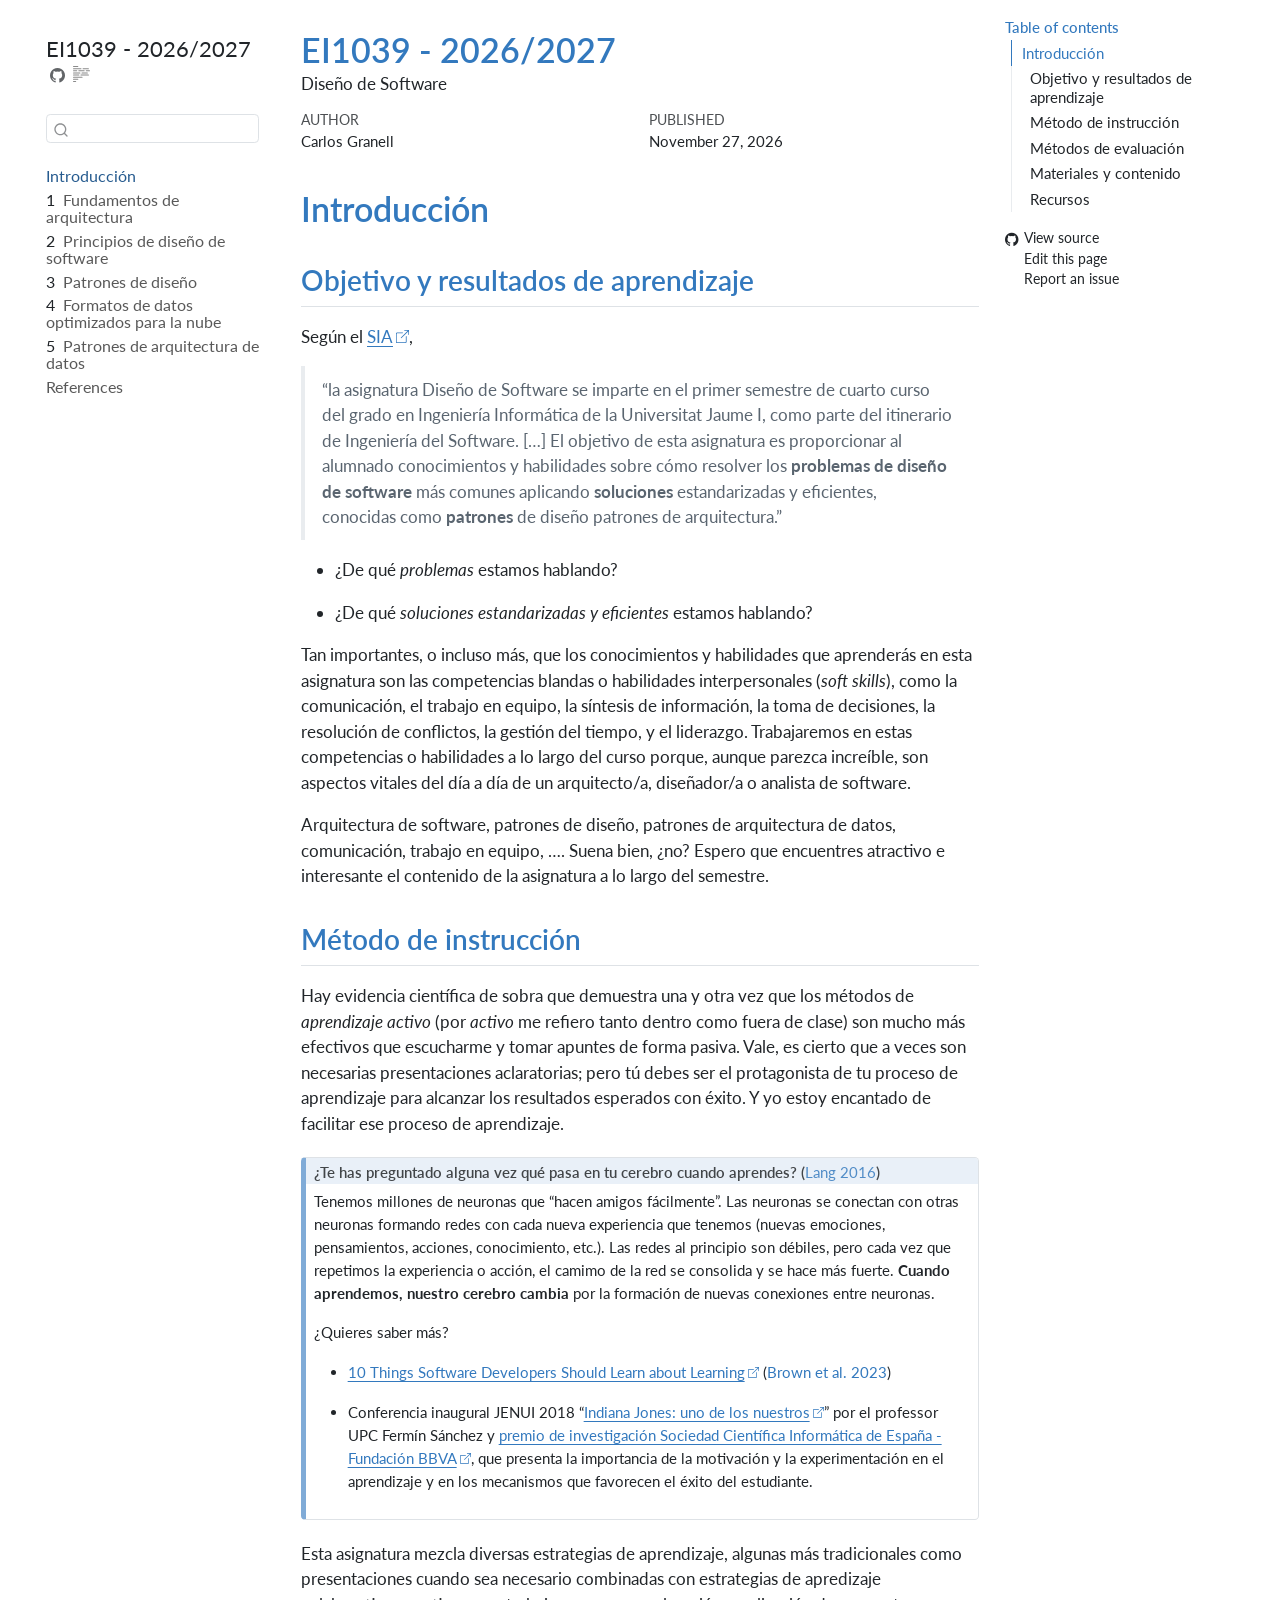
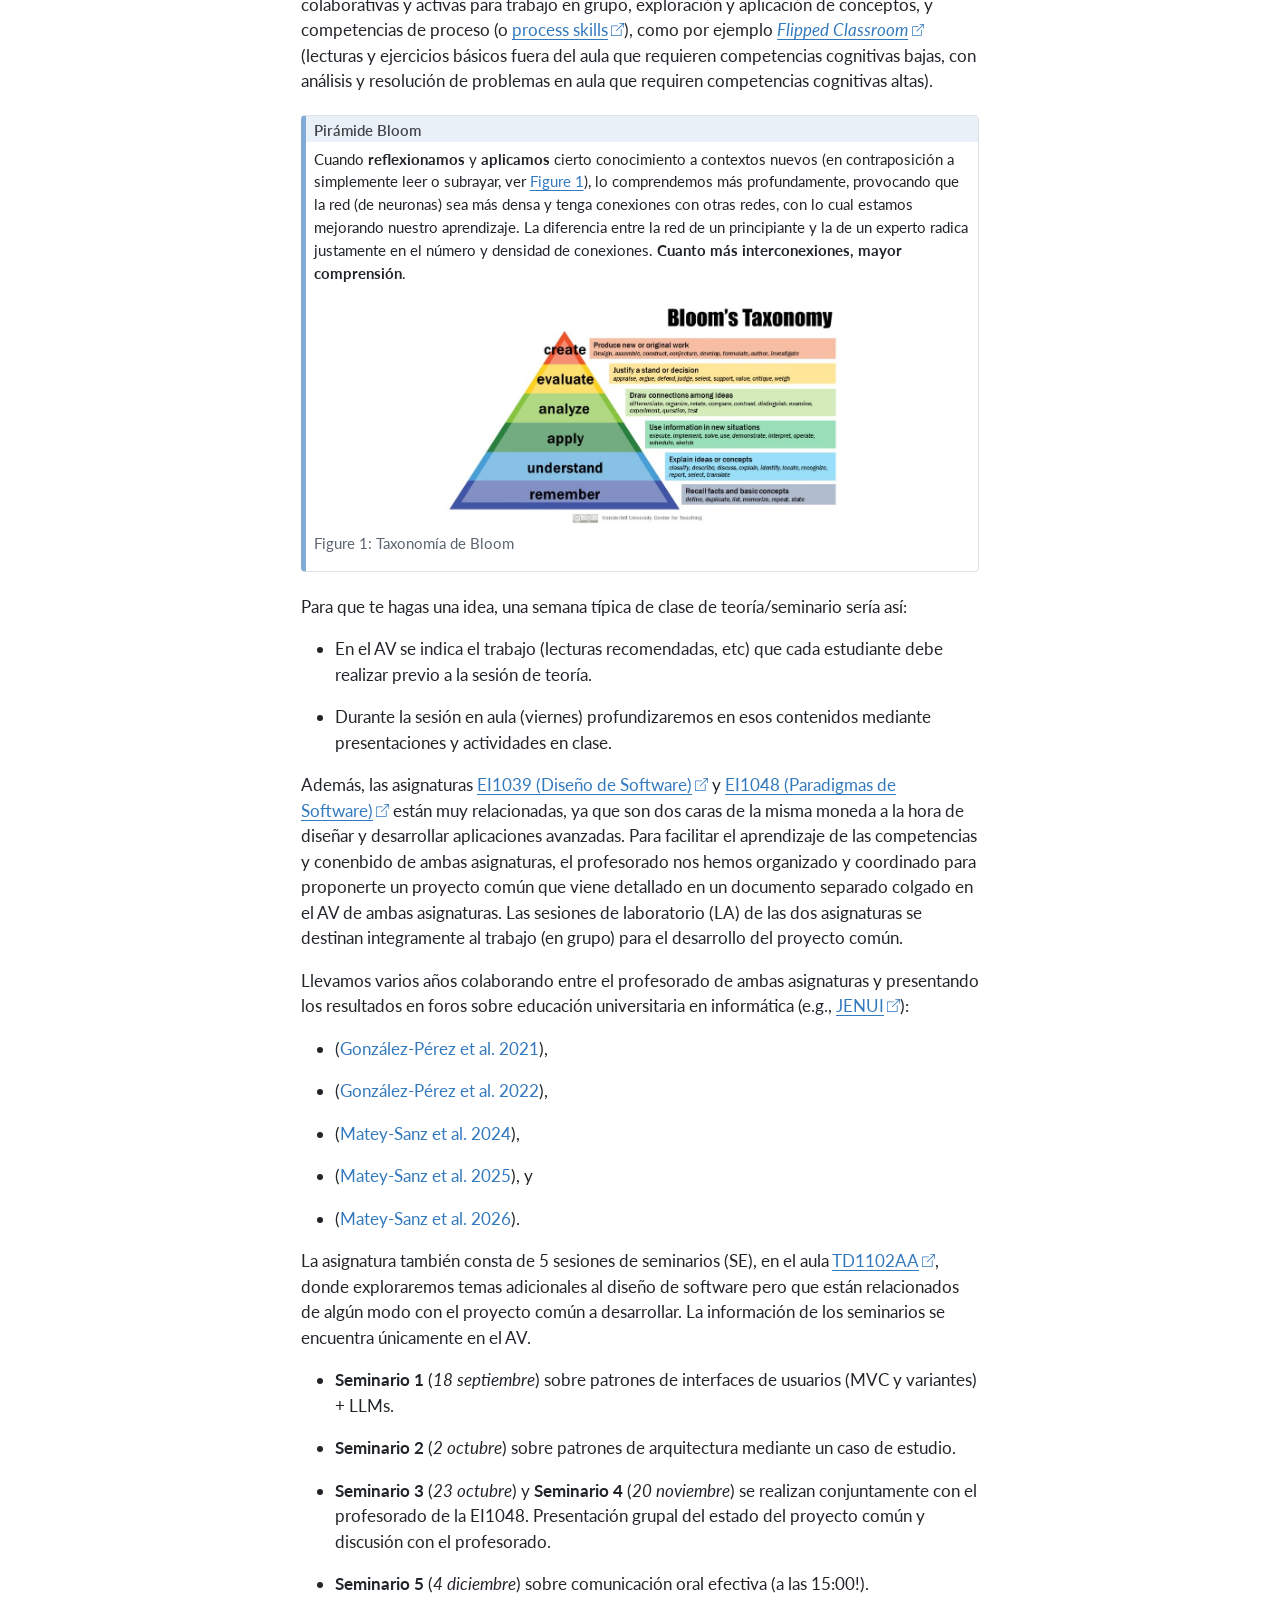
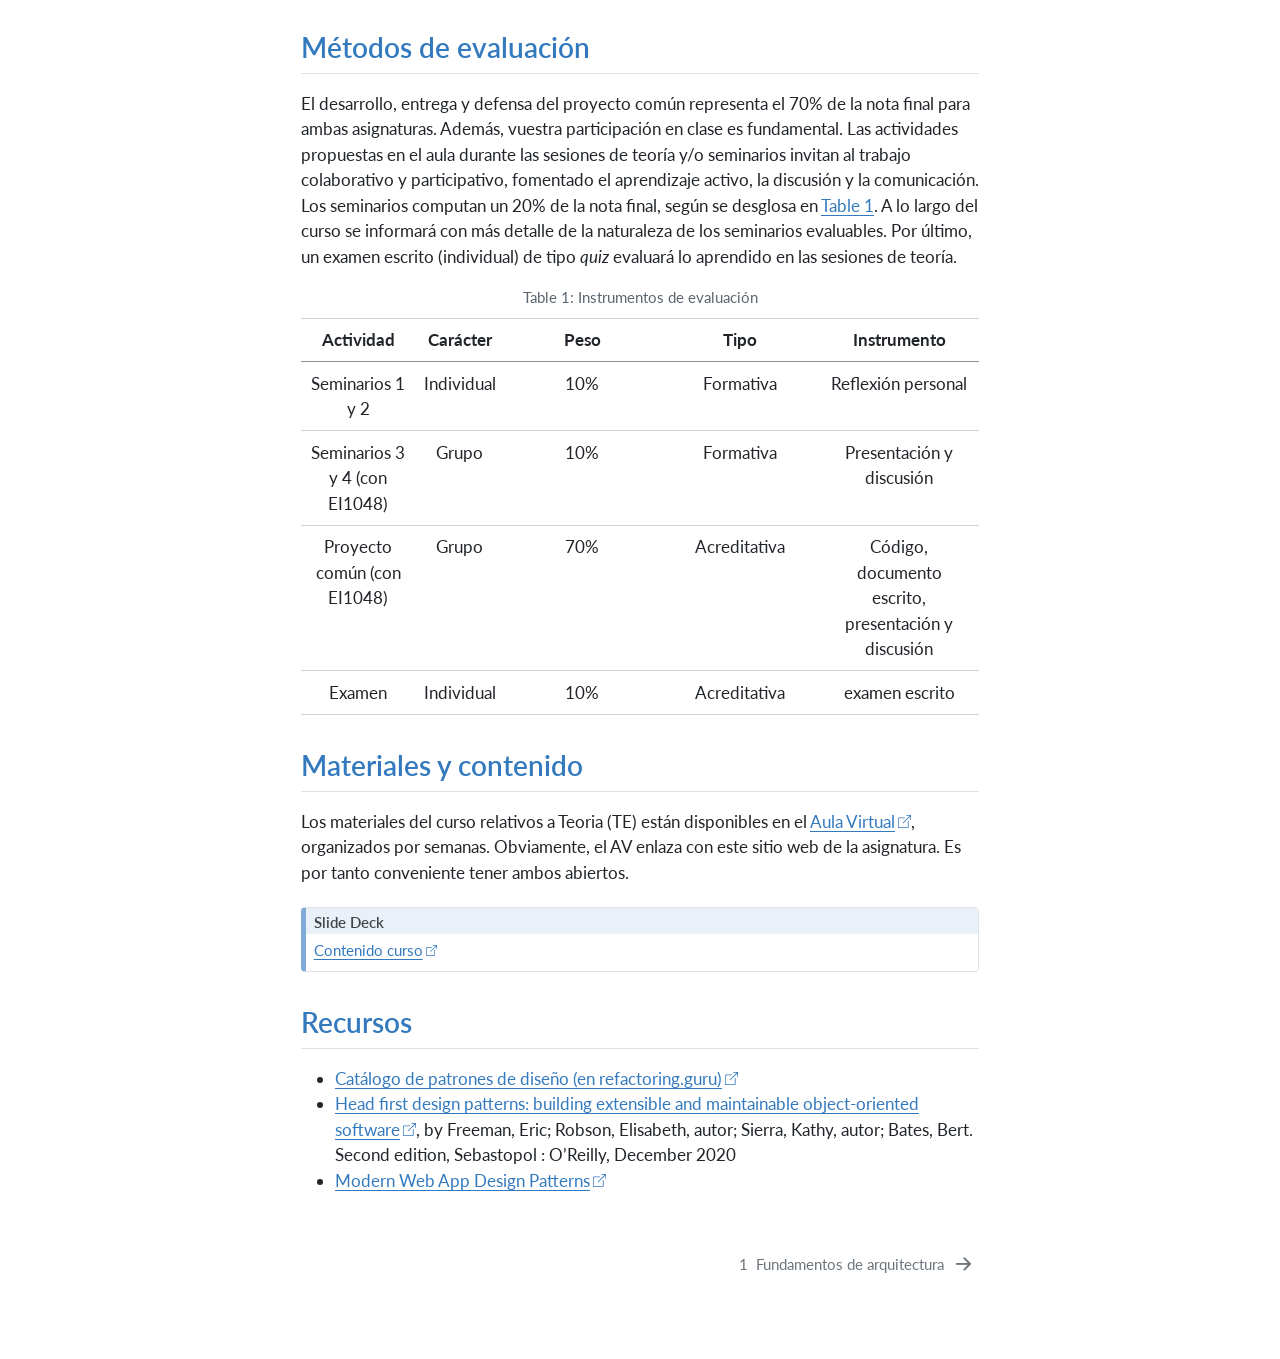
<file: index.html>
<!DOCTYPE html>
<html xmlns="http://www.w3.org/1999/xhtml" lang="en" xml:lang="en"><head>

<meta charset="utf-8">
<meta name="generator" content="quarto-1.11.9">

<meta name="viewport" content="width=device-width, initial-scale=1.0, user-scalable=yes">

<meta name="author" content="Carlos Granell">
<meta name="dcterms.date" content="2026-11-27">
<meta name="description" content="Diseño de Software">

<title>EI1039 - 2026/2027</title>
<style>
/* Default styles provided by pandoc.
** See https://pandoc.org/MANUAL.html#variables-for-html for config info.
*/
span.smallcaps{font-variant: small-caps;}
div.columns{display: flex; gap: 1.5em;}
div.column{flex: auto;}
@media screen {
div.columns{gap: min(4vw, 1.5em);}
div.column{overflow-x: auto;}
}
div.hanging-indent{margin-left: 1.5em; text-indent: -1.5em;}
ul.task-list{list-style: none;}
ul.task-list li input[type="checkbox"] {
  width: 0.8em;
  margin: 0 0.8em 0.2em -1em; /* quarto-specific, see https://github.com/quarto-dev/quarto-cli/issues/4556 */ 
  vertical-align: middle;
}
/* CSS for citations */
div.csl-bib-body { }
div.csl-entry {
  clear: both;
}
.hanging-indent div.csl-entry {
  margin-left:2em;
  text-indent:-2em;
}
div.csl-left-margin {
  min-width:2em;
  float:left;
}
div.csl-right-inline {
  margin-left:2em;
  padding-left:1em;
}
div.csl-indent {
  margin-left: 2em;
}</style>


<script src="site_libs/quarto-nav/quarto-nav.js"></script>
<script src="site_libs/quarto-nav/headroom.min.js"></script>
<script src="site_libs/clipboard/clipboard.min.js"></script>
<script src="site_libs/quarto-search/autocomplete.umd.js"></script>
<script src="site_libs/quarto-search/fuse.min.js"></script>
<script src="site_libs/quarto-search/quarto-search.js"></script>
<meta name="quarto:offset" content="./">
<link href="./materials/01_architecture.html" rel="next">
<script src="site_libs/quarto-html/quarto.js" type="module"></script>
<script src="site_libs/quarto-html/tabsets/tabsets.js" type="module"></script>
<script src="site_libs/quarto-html/scrollable-regions/scrollable-regions.js" type="module"></script>
<script src="site_libs/quarto-html/popper.min.js"></script>
<script src="site_libs/quarto-html/tippy.umd.min.js"></script>
<script src="site_libs/quarto-html/anchor.min.js"></script>
<link href="site_libs/quarto-html/tippy.css" rel="stylesheet">
<link href="site_libs/quarto-html/quarto-syntax-highlighting-95314a05dc0222111ae2e635bd46ac38.css" rel="stylesheet" id="quarto-text-highlighting-styles">
<script src="site_libs/bootstrap/bootstrap.min.js"></script>
<link href="site_libs/bootstrap/bootstrap-icons.css" rel="stylesheet">
<link href="site_libs/bootstrap/bootstrap-d57ed9c935aac95441555c2aa4f30b82.min.css" rel="stylesheet" append-hash="true" id="quarto-bootstrap" data-mode="light">
<script id="quarto-search-options" type="application/json">{
  "location": "sidebar",
  "copy-button": false,
  "collapse-after": 3,
  "panel-placement": "start",
  "type": "textbox",
  "limit": 50,
  "keyboard-shortcut": [
    "f",
    "/",
    "s"
  ],
  "show-item-context": false,
  "language": {
    "search-no-results-text": "No results",
    "search-matching-documents-text": "matching documents",
    "search-copy-link-title": "Copy link to search",
    "search-hide-matches-text": "Hide additional matches",
    "search-more-match-text": "more match in this document",
    "search-more-matches-text": "more matches in this document",
    "search-clear-button-title": "Clear",
    "search-text-placeholder": "",
    "search-detached-cancel-button-title": "Cancel",
    "search-submit-button-title": "Submit",
    "search-label": "Search"
  }
}</script>


</head>

<body class="nav-sidebar floating quarto-light"><a id="quarto-skip-link" class="visually-hidden-focusable" href="#quarto-document-content">Skip to main content</a>

<div id="quarto-search-results"></div>
  <header id="quarto-header" class="headroom fixed-top">
  <nav class="quarto-secondary-nav" aria-label="Toolbar">
    <div class="container-fluid d-flex">
      <button type="button" class="quarto-btn-toggle btn" data-bs-toggle="collapse" role="button" data-bs-target=".quarto-sidebar-collapse-item" aria-controls="quarto-sidebar" aria-expanded="false" aria-label="Toggle sidebar navigation" onclick="if (window.quartoToggleHeadroom) { window.quartoToggleHeadroom(); }">
        <i class="bi bi-layout-text-sidebar-reverse"></i>
      </button>
        <nav class="quarto-page-breadcrumbs" aria-label="Breadcrumbs"><ol class="breadcrumb"><li class="breadcrumb-item"><a href="./index.html">Introducción</a></li></ol></nav>
        <a class="flex-grow-1" data-bs-toggle="collapse" data-bs-target=".quarto-sidebar-collapse-item" onclick="if (window.quartoToggleHeadroom) { window.quartoToggleHeadroom(); }">      
        </a>
      <button type="button" class="btn quarto-search-button" aria-label="Search" onclick="window.quartoOpenSearch();">
        <i class="bi bi-search"></i>
      </button>
    </div>
  </nav>
</header>
<!-- content -->
<div id="quarto-content" class="quarto-container page-columns page-rows-contents page-layout-article">
<!-- sidebar -->
  <nav id="quarto-sidebar" class="sidebar collapse collapse-horizontal quarto-sidebar-collapse-item sidebar-navigation floating overflow-auto" aria-label="Site">
    <div class="pt-lg-2 mt-2 text-left sidebar-header">
    <div class="sidebar-title mb-0 py-0">
      <a href="./">EI1039 - 2026/2027</a> 
        <div class="sidebar-tools-main">
    <a href="https://github.com/cgranell/ei2639" title="Source Code" class="quarto-navigation-tool px-1" aria-label="Source Code"><i class="bi bi-github"></i></a>
  <a href="" class="quarto-reader-toggle quarto-navigation-tool px-1" onclick="window.quartoToggleReader(); return false;" title="Toggle reader mode">
  <div class="quarto-reader-toggle-btn">
  <i class="bi"></i>
  </div>
</a>
</div>
    </div>
      </div>
        <div class="mt-2 flex-shrink-0 align-items-center">
        <div class="sidebar-search">
        <div id="quarto-search" class="" title="Search"></div>
        </div>
        </div>
    <div class="sidebar-menu-container"> 
    <ul class="list-unstyled mt-1">
        <li class="sidebar-item">
  <div class="sidebar-item-container"> 
  <a href="./index.html" class="sidebar-item-text sidebar-link active">
 <span class="menu-text">Introducción</span></a>
  </div>
</li>
        <li class="sidebar-item">
  <div class="sidebar-item-container"> 
  <a href="./materials/01_architecture.html" class="sidebar-item-text sidebar-link">
 <span class="menu-text"><span class="chapter-number">1</span>&nbsp; <span class="chapter-title">Fundamentos de arquitectura</span></span></a>
  </div>
</li>
        <li class="sidebar-item">
  <div class="sidebar-item-container"> 
  <a href="./materials/02_principles.html" class="sidebar-item-text sidebar-link">
 <span class="menu-text"><span class="chapter-number">2</span>&nbsp; <span class="chapter-title">Principios de diseño de software</span></span></a>
  </div>
</li>
        <li class="sidebar-item">
  <div class="sidebar-item-container"> 
  <a href="./materials/03_design_patterns.html" class="sidebar-item-text sidebar-link">
 <span class="menu-text"><span class="chapter-number">3</span>&nbsp; <span class="chapter-title">Patrones de diseño</span></span></a>
  </div>
</li>
        <li class="sidebar-item">
  <div class="sidebar-item-container"> 
  <a href="./materials/04_cloud_data_formats.html" class="sidebar-item-text sidebar-link">
 <span class="menu-text"><span class="chapter-number">4</span>&nbsp; <span class="chapter-title">Formatos de datos optimizados para la nube</span></span></a>
  </div>
</li>
        <li class="sidebar-item">
  <div class="sidebar-item-container"> 
  <a href="./materials/05_data_architecture_patterns.html" class="sidebar-item-text sidebar-link">
 <span class="menu-text"><span class="chapter-number">5</span>&nbsp; <span class="chapter-title">Patrones de arquitectura de datos</span></span></a>
  </div>
</li>
        <li class="sidebar-item">
  <div class="sidebar-item-container"> 
  <a href="./references.html" class="sidebar-item-text sidebar-link">
 <span class="menu-text">References</span></a>
  </div>
</li>
    </ul>
    </div>
</nav>
<div id="quarto-sidebar-glass" class="quarto-sidebar-collapse-item" data-bs-toggle="collapse" data-bs-target=".quarto-sidebar-collapse-item"></div>
<!-- margin-sidebar -->
    <div id="quarto-margin-sidebar" class="sidebar margin-sidebar">
        <nav id="TOC" role="doc-toc" aria-labelledby="toc-title" class="toc-active">
    <h2 id="toc-title">Table of contents</h2>
   
  <ul>
  <li><a href="#introducción" id="toc-introducción" class="nav-link active" data-scroll-target="#introducción">Introducción</a>
  <ul class="collapse">
  <li><a href="#objetivo-y-resultados-de-aprendizaje" id="toc-objetivo-y-resultados-de-aprendizaje" class="nav-link" data-scroll-target="#objetivo-y-resultados-de-aprendizaje">Objetivo y resultados de aprendizaje</a></li>
  <li><a href="#método-de-instrucción" id="toc-método-de-instrucción" class="nav-link" data-scroll-target="#método-de-instrucción">Método de instrucción</a></li>
  <li><a href="#métodos-de-evaluación" id="toc-métodos-de-evaluación" class="nav-link" data-scroll-target="#métodos-de-evaluación">Métodos de evaluación</a></li>
  <li><a href="#materiales-y-contenido" id="toc-materiales-y-contenido" class="nav-link" data-scroll-target="#materiales-y-contenido">Materiales y contenido</a></li>
  <li><a href="#recursos" id="toc-recursos" class="nav-link" data-scroll-target="#recursos">Recursos</a></li>
  </ul></li>
  </ul>
<div class="toc-actions"><ul><li><a href="https://github.com/cgranell/ei2639/blob/main/index.qmd" class="toc-action"><i class="bi bi-github"></i>View source</a></li><li><a href="https://github.com/cgranell/ei2639/edit/main/index.qmd" class="toc-action"><i class="bi empty"></i>Edit this page</a></li><li><a href="https://github.com/cgranell/ei2639/issues/new" class="toc-action"><i class="bi empty"></i>Report an issue</a></li></ul></div></nav>
    </div>
<!-- main -->
<main class="content" id="quarto-document-content" tabindex="-1">

<header id="title-block-header" class="quarto-title-block default">
<div class="quarto-title">
<h1 class="title">EI1039 - 2026/2027</h1>
</div>

<div>
  <div class="description">
    Diseño de Software
  </div>
</div>


<div class="quarto-title-meta">

    <div>
    <div class="quarto-title-meta-heading">Author</div>
    <div class="quarto-title-meta-contents">
             <p>Carlos Granell </p>
          </div>
  </div>
    
    <div>
    <div class="quarto-title-meta-heading">Published</div>
    <div class="quarto-title-meta-contents">
      <p class="date">November 27, 2026</p>
    </div>
  </div>
  
    
  </div>
  


</header>


<section id="introducción" class="level1 unnumbered">
<h1 class="unnumbered">Introducción</h1>
<section id="objetivo-y-resultados-de-aprendizaje" class="level2">
<h2 class="anchored" data-anchor-id="objetivo-y-resultados-de-aprendizaje">Objetivo y resultados de aprendizaje</h2>
<p>Según el <a href="https://ujiapps.uji.es/sia/rest/publicacion/2026/estudio/225/asignatura/EI1039%60">SIA</a>,</p>
<blockquote class="blockquote">
<p>“la asignatura Diseño de Software se imparte en el primer semestre de cuarto curso del grado en Ingeniería Informática de la Universitat Jaume I, como parte del itinerario de Ingeniería del Software. […] El objetivo de esta asignatura es proporcionar al alumnado conocimientos y habilidades sobre cómo resolver los <strong>problemas de diseño de software</strong> más comunes aplicando <strong>soluciones</strong> estandarizadas y eficientes, conocidas como <strong>patrones</strong> de diseño patrones de arquitectura.”</p>
</blockquote>
<ul>
<li><p>¿De qué <em>problemas</em> estamos hablando?</p></li>
<li><p>¿De qué <em>soluciones estandarizadas y eficientes</em> estamos hablando?</p></li>
</ul>
<p>Tan importantes, o incluso más, que los conocimientos y habilidades que aprenderás en esta asignatura son las competencias blandas o habilidades interpersonales (<em>soft skills</em>), como la comunicación, el trabajo en equipo, la síntesis de información, la toma de decisiones, la resolución de conflictos, la gestión del tiempo, y el liderazgo. Trabajaremos en estas competencias o habilidades a lo largo del curso porque, aunque parezca increíble, son aspectos vitales del día a día de un arquitecto/a, diseñador/a o analista de software.</p>
<p>Arquitectura de software, patrones de diseño, patrones de arquitectura de datos, comunicación, trabajo en equipo, …. Suena bien, ¿no? Espero que encuentres atractivo e interesante el contenido de la asignatura a lo largo del semestre.</p>
</section>
<section id="método-de-instrucción" class="level2">
<h2 class="anchored" data-anchor-id="método-de-instrucción">Método de instrucción</h2>
<p>Hay evidencia científica de sobra que demuestra una y otra vez que los métodos de <em>aprendizaje activo</em> (por <em>activo</em> me refiero tanto dentro como fuera de clase) son mucho más efectivos que escucharme y tomar apuntes de forma pasiva. Vale, es cierto que a veces son necesarias presentaciones aclaratorias; pero tú debes ser el protagonista de tu proceso de aprendizaje para alcanzar los resultados esperados con éxito. Y yo estoy encantado de facilitar ese proceso de aprendizaje.</p>
<div class="callout callout-style-default callout-tip no-icon callout-titled">
<div class="callout-header d-flex align-content-center">
<div class="callout-icon-container">
<i class="callout-icon no-icon"></i>
</div>
<div class="callout-title-container flex-fill">
<span class="screen-reader-only">Tip</span>¿Te has preguntado alguna vez qué pasa en tu cerebro cuando aprendes? <span class="citation" data-cites="lang2016">(<a href="references.html#ref-lang2016" role="doc-biblioref">Lang 2016</a>)</span>
</div>
</div>
<div class="callout-body-container callout-body">
<p>Tenemos millones de neuronas que “hacen amigos fácilmente”. Las neuronas se conectan con otras neuronas formando redes con cada nueva experiencia que tenemos (nuevas emociones, pensamientos, acciones, conocimiento, etc.). Las redes al principio son débiles, pero cada vez que repetimos la experiencia o acción, el camimo de la red se consolida y se hace más fuerte. <strong>Cuando aprendemos, nuestro cerebro cambia</strong> por la formación de nuevas conexiones entre neuronas.</p>
<p>¿Quieres saber más?</p>
<ul>
<li><p><a href="https://cacm.acm.org/research/10-things-software-developers-should-learn-about-learning/">10 Things Software Developers Should Learn about Learning</a> <span class="citation" data-cites="brown2023">(<a href="references.html#ref-brown2023" role="doc-biblioref">Brown et al. 2023</a>)</span></p></li>
<li><p>Conferencia inaugural JENUI 2018 “<a href="https://www.youtube.com/watch?v=VlI9VJQp9Tk">Indiana Jones: uno de los nuestros</a>” por el professor UPC Fermín Sánchez y <a href="https://www.fbbva.es/galardonados/fermin-sanchez-carracedo/">premio de investigación Sociedad Científica Informática de España - Fundación BBVA</a>, que presenta la importancia de la motivación y la experimentación en el aprendizaje y en los mecanismos que favorecen el éxito del estudiante.</p></li>
</ul>
</div>
</div>
<p>Esta asignatura mezcla diversas estrategias de aprendizaje, algunas más tradicionales como presentaciones cuando sea necesario combinadas con estrategias de apredizaje colaborativas y activas para trabajo en grupo, exploración y aplicación de conceptos, y competencias de proceso (o <a href="http://elipss.com/process-skills.html">process skills</a>), como por ejemplo <a href="https://www.theflippedclassroom.es/"><em>Flipped Classroom</em></a> (lecturas y ejercicios básicos fuera del aula que requieren competencias cognitivas bajas, con análisis y resolución de problemas en aula que requiren competencias cognitivas altas).</p>
<div class="callout callout-style-default callout-tip no-icon callout-titled">
<div class="callout-header d-flex align-content-center">
<div class="callout-icon-container">
<i class="callout-icon no-icon"></i>
</div>
<div class="callout-title-container flex-fill">
<span class="screen-reader-only">Tip</span>Pirámide Bloom
</div>
</div>
<div class="callout-body-container callout-body">
<p>Cuando <strong>reflexionamos</strong> y <strong>aplicamos</strong> cierto conocimiento a contextos nuevos (en contraposición a simplemente leer o subrayar, ver <a href="#fig-bloom" class="quarto-xref">Figure&nbsp;<span>1</span></a>), lo comprendemos más profundamente, provocando que la red (de neuronas) sea más densa y tenga conexiones con otras redes, con lo cual estamos mejorando nuestro aprendizaje. La diferencia entre la red de un principiante y la de un experto radica justamente en el número y densidad de conexiones. <strong>Cuanto más interconexiones, mayor comprensión</strong>.</p>
<div id="fig-bloom" class="quarto-float quarto-figure quarto-figure-center anchored">
<figure class="quarto-float quarto-float-fig figure">
<div aria-describedby="fig-bloom-caption-0ceaefa1-69ba-4598-a22c-09a6ac19f8ca">
<img src="images/bloom_taxonomy.jpg" class="img-fluid figure-img" style="width:60.0%">
</div>
<figcaption class="quarto-float-caption-bottom quarto-float-caption quarto-float-fig" id="fig-bloom-caption-0ceaefa1-69ba-4598-a22c-09a6ac19f8ca">
Figure&nbsp;1: Taxonomía de Bloom
</figcaption>
</figure>
</div>
</div>
</div>
<p>Para que te hagas una idea, una semana típica de clase de teoría/seminario sería así:</p>
<ul>
<li><p>En el AV se indica el trabajo (lecturas recomendadas, etc) que cada estudiante debe realizar previo a la sesión de teoría.</p></li>
<li><p>Durante la sesión en aula (viernes) profundizaremos en esos contenidos mediante presentaciones y actividades en clase.</p></li>
</ul>
<p>Además, las asignaturas <a href="https://ujiapps.uji.es/sia/rest/publicacion/2026/estudio/225/asignatura/EI1039">EI1039 (Diseño de Software)</a> y <a href="https://ujiapps.uji.es/sia/rest/publicacion/2026/estudio/225/asignatura/EI1048%60">EI1048 (Paradigmas de Software)</a> están muy relacionadas, ya que son dos caras de la misma moneda a la hora de diseñar y desarrollar aplicaciones avanzadas. Para facilitar el aprendizaje de las competencias y conenbido de ambas asignaturas, el profesorado nos hemos organizado y coordinado para proponerte un proyecto común que viene detallado en un documento separado colgado en el AV de ambas asignaturas. Las sesiones de laboratorio (LA) de las dos asignaturas se destinan integramente al trabajo (en grupo) para el desarrollo del proyecto común.</p>
<p>Llevamos varios años colaborando entre el profesorado de ambas asignaturas y presentando los resultados en foros sobre educación universitaria en informática (e.g., <a href="https://aenui.org/jenui/">JENUI</a>):</p>
<ul>
<li><p><span class="citation" data-cites="gonzalez2021jenui">(<a href="references.html#ref-gonzalez2021jenui" role="doc-biblioref">González-Pérez et al. 2021</a>)</span>,</p></li>
<li><p><span class="citation" data-cites="gonzalez2022jenui">(<a href="references.html#ref-gonzalez2022jenui" role="doc-biblioref">González-Pérez et al. 2022</a>)</span>,</p></li>
<li><p><span class="citation" data-cites="matey2024jenui">(<a href="references.html#ref-matey2024jenui" role="doc-biblioref">Matey-Sanz et al. 2024</a>)</span>,</p></li>
<li><p><span class="citation" data-cites="matey2025jenui">(<a href="references.html#ref-matey2025jenui" role="doc-biblioref">Matey-Sanz et al. 2025</a>)</span>, y</p></li>
<li><p><span class="citation" data-cites="matey2026ieee">(<a href="references.html#ref-matey2026ieee" role="doc-biblioref">Matey-Sanz et al. 2026</a>)</span>.</p></li>
</ul>
<p>La asignatura también consta de 5 sesiones de seminarios (SE), en el aula <a href="https://www.uji.es/u/TD1102AA">TD1102AA</a>, donde exploraremos temas adicionales al diseño de software pero que están relacionados de algún modo con el proyecto común a desarrollar. La información de los seminarios se encuentra únicamente en el AV.</p>
<ul>
<li><p><strong>Seminario 1</strong> (<em>18 septiembre</em>) sobre patrones de interfaces de usuarios (MVC y variantes) + LLMs.</p></li>
<li><p><strong>Seminario 2</strong> (<em>2 octubre</em>) sobre patrones de arquitectura mediante un caso de estudio.</p></li>
<li><p><strong>Seminario 3</strong> (<em>23 octubre</em>) y <strong>Seminario 4</strong> (<em>20 noviembre</em>) se realizan conjuntamente con el profesorado de la EI1048. Presentación grupal del estado del proyecto común y discusión con el profesorado.</p></li>
<li><p><strong>Seminario 5</strong> (<em>4 diciembre</em>) sobre comunicación oral efectiva (a las 15:00!).</p></li>
</ul>
</section>
<section id="métodos-de-evaluación" class="level2">
<h2 class="anchored" data-anchor-id="métodos-de-evaluación">Métodos de evaluación</h2>
<p>El desarrollo, entrega y defensa del proyecto común representa el 70% de la nota final para ambas asignaturas. Además, vuestra participación en clase es fundamental. Las actividades propuestas en el aula durante las sesiones de teoría y/o seminarios invitan al trabajo colaborativo y participativo, fomentado el aprendizaje activo, la discusión y la comunicación. Los seminarios computan un 20% de la nota final, según se desglosa en <a href="#tbl-evaluacion" class="quarto-xref">Table&nbsp;<span>1</span></a>. A lo largo del curso se informará con más detalle de la naturaleza de los seminarios evaluables. Por último, un examen escrito (individual) de tipo <em>quiz</em> evaluará lo aprendido en las sesiones de teoría.</p>
<div id="tbl-evaluacion" class="hover quarto-float quarto-figure quarto-figure-center anchored">
<figure class="quarto-float quarto-float-tbl figure">
<figcaption class="quarto-float-caption-top quarto-float-caption quarto-float-tbl" id="tbl-evaluacion-caption-0ceaefa1-69ba-4598-a22c-09a6ac19f8ca">
Table&nbsp;1: Instrumentos de evaluación
</figcaption>
<div aria-describedby="tbl-evaluacion-caption-0ceaefa1-69ba-4598-a22c-09a6ac19f8ca">
<table class="table-hover caption-top table">
<colgroup>
<col style="width: 17%">
<col style="width: 9%">
<col style="width: 24%">
<col style="width: 24%">
<col style="width: 24%">
</colgroup>
<thead>
<tr class="header">
<th>Actividad</th>
<th>Carácter</th>
<th>Peso</th>
<th>Tipo</th>
<th>Instrumento</th>
</tr>
</thead>
<tbody>
<tr class="odd">
<td>Seminarios 1 y 2</td>
<td>Individual</td>
<td>10%</td>
<td>Formativa</td>
<td>Reflexión personal</td>
</tr>
<tr class="even">
<td>Seminarios 3 y 4 (con EI1048)</td>
<td>Grupo</td>
<td>10%</td>
<td>Formativa</td>
<td>Presentación y discusión</td>
</tr>
<tr class="odd">
<td>Proyecto común (con EI1048)</td>
<td>Grupo</td>
<td>70%</td>
<td>Acreditativa</td>
<td>Código, documento escrito, presentación y discusión</td>
</tr>
<tr class="even">
<td>Examen</td>
<td>Individual</td>
<td>10%</td>
<td>Acreditativa</td>
<td>examen escrito</td>
</tr>
</tbody>
</table>
</div>
</figure>
</div>
</section>
<section id="materiales-y-contenido" class="level2">
<h2 class="anchored" data-anchor-id="materiales-y-contenido">Materiales y contenido</h2>
<p>Los materiales del curso relativos a Teoria (TE) están disponibles en el <a href="https://aulavirtual.uji.es/course/view.php?id=87296">Aula Virtual</a>, organizados por semanas. Obviamente, el AV enlaza con este sitio web de la asignatura. Es por tanto conveniente tener ambos abiertos.</p>
<!-- TODO: (1a sesion). Quitar los Principios básicos de diseño de software
(presentes en casi todos los patrones de diseño) a la pagina principles.qmd, añadir contenido del resto de la asignatura -->
<div class="callout callout-style-default callout-tip no-icon callout-titled">
<div class="callout-header d-flex align-content-center">
<div class="callout-icon-container">
<i class="callout-icon no-icon"></i>
</div>
<div class="callout-title-container flex-fill">
<span class="screen-reader-only">Tip</span>Slide Deck
</div>
</div>
<div class="callout-body-container callout-body">
<p><a href="https://cgranell.github.io/ei2639-slides/materials/01-course-content/">Contenido curso</a></p>
</div>
</div>
</section>
<section id="recursos" class="level2">
<h2 class="anchored" data-anchor-id="recursos">Recursos</h2>
<ul>
<li><a href="https://refactoring.guru/es/design-patterns/catalog">Catálogo de patrones de diseño (en refactoring.guru)</a></li>
<li><a href="http://biblioteca.ubikgs.com/index.html?sbook=QA76.76.D47+H43+2020">Head first design patterns: building extensible and maintainable object-oriented software</a>, by Freeman, Eric; Robson, Elisabeth, autor; Sierra, Kathy, autor; Bates, Bert. Second edition, Sebastopol : O’Reilly, December 2020</li>
<li><a href="https://www.patterns.dev/">Modern Web App Design Patterns</a></li>
</ul>


<div id="refs" class="references csl-bib-body hanging-indent" role="list" style="display: none">
<div id="ref-brown2023" class="csl-entry" role="listitem">
Brown, Neil C. C., Felienne F. J. Hermans, and Lauren E. Margulieux. 2023. <span>“10 Things Software Developers Should Learn about Learning.”</span> <em>Communications of the ACM</em> 67 (1): 78–87. <a href="https://doi.org/10.1145/3584859">https://doi.org/10.1145/3584859</a>.
</div>
<div id="ref-gonzalez2021jenui" class="csl-entry" role="listitem">
González-Pérez, Alberto, Ramón A. Mollineda Cárdenas, and David Llorens Piñana. 2021. <span>“Aprendizaje Basado En Metodologías Ágiles Centradas En Diseño Evolutivo Dirigido Por Pruebas de Aceptación.”</span> <em>Actas de Las XXVII Jornadas Sobre La Enseñanza Universitaria de La Informática (JENUI)</em> 6: 99–106. <a href="https://aenui.org/actas/pdf/JENUI_2021_012.pdf">https://aenui.org/actas/pdf/JENUI_2021_012.pdf</a>.
</div>
<div id="ref-gonzalez2022jenui" class="csl-entry" role="listitem">
González-Pérez, Alberto, Carlos Granell-Canut, and Ramón A. Mollineda Cárdenas. 2022. <span>“Coordinación de Asignaturas Dirigida Por Un Proyecto de Desarrollo Ágil Con Evaluación Unificada.”</span> <em>Actas de Las Jornadas Sobre Enseñanza Universitaria de La Informática (JENUI)</em> 7 (July): 127–34. <a href="https://aenui.org/actas/pdf/JENUI_2022_017.pdf">https://aenui.org/actas/pdf/JENUI_2022_017.pdf</a>.
</div>
<div id="ref-lang2016" class="csl-entry" role="listitem">
Lang, James M. 2016. <em>Small Teaching</em>. Jossey-Bass. <a href="https://www.jamesmlang.com/books">https://www.jamesmlang.com/books</a>.
</div>
<div id="ref-matey2026ieee" class="csl-entry" role="listitem">
Matey-Sanz, Miguel, Carlos Granell, and Ramón A. Mollineda. 2026. <span>“Responsible Integration of Generative AI in Software Engineering Education.”</span> <em>IEEE Revista Iberoamericana de Tecnologias Del Aprendizaje</em> 21: 375–84. <a href="https://doi.org/10.1109/RITA.2026.3694480">https://doi.org/10.1109/RITA.2026.3694480</a>.
</div>
<div id="ref-matey2024jenui" class="csl-entry" role="listitem">
Matey-Sanz, Miguel, Carlos Granell-Canut, and Ramón A. Mollineda Cárdenas. 2024. <span>“Estrategias de Control y Seguimiento Activo de Proyectos de Desarrollo de Software.”</span> <em>Actas de Las Jornadas Sobre Enseñanza Universitaria de La Informática (JENUI)</em> 9 (July): 165–72. <a href="https://aenui.org/actas/pdf/JENUI_2024_021.pdf">https://aenui.org/actas/pdf/JENUI_2024_021.pdf</a>.
</div>
<div id="ref-matey2025jenui" class="csl-entry" role="listitem">
Matey-Sanz, Miguel, Carlos Granell-Canut, and Ramón A. Mollineda Cárdenas. 2025. <span>“La IA Generativa Como Acompañante En El Ciclo de Vida Del Software.”</span> <em>Actas de Las Jornadas Sobre Enseñanza Universitaria de La Informática (JENUI)</em> 10 (July): 45–53. <a href="https://aenui.org/actas/fichas/JENUI_2025_005.html">https://aenui.org/actas/fichas/JENUI_2025_005.html</a>.
</div>
</div>
</section>
</section>

</main> <!-- /main -->
<script id="quarto-html-after-body" type="application/javascript">
  window.document.addEventListener("DOMContentLoaded", function (event) {
    const icon = "";
    const anchorJS = new window.AnchorJS();
    anchorJS.options = {
      placement: 'right',
      icon: icon
    };
    anchorJS.add('.anchored');
    const isCodeAnnotation = (el) => {
      for (const clz of el.classList) {
        if (clz.startsWith('code-annotation-')) {                     
          return true;
        }
      }
      return false;
    }
    const onCopySuccess = function(e) {
      // button target
      const button = e.trigger;
      // don't keep focus
      button.blur();
      // flash "checked"
      button.classList.add('code-copy-button-checked');
      var currentTitle = button.getAttribute("title");
      button.setAttribute("title", "Copied!");
      let tooltip;
      if (window.bootstrap) {
        button.setAttribute("data-bs-toggle", "tooltip");
        button.setAttribute("data-bs-placement", "left");
        button.setAttribute("data-bs-title", "Copied!");
        tooltip = new bootstrap.Tooltip(button, 
          { trigger: "manual", 
            customClass: "code-copy-button-tooltip",
            offset: [0, -8]});
        tooltip.show();    
      }
      setTimeout(function() {
        if (tooltip) {
          tooltip.hide();
          button.removeAttribute("data-bs-title");
          button.removeAttribute("data-bs-toggle");
          button.removeAttribute("data-bs-placement");
        }
        button.setAttribute("title", currentTitle);
        button.classList.remove('code-copy-button-checked');
      }, 1000);
      // clear code selection
      e.clearSelection();
    }
    const getTextToCopy = function(trigger) {
      const outerScaffold = trigger.parentElement.cloneNode(true);
      const codeEl = outerScaffold.querySelector('code');
      for (const childEl of codeEl.children) {
        if (isCodeAnnotation(childEl)) {
          childEl.remove();
        }
      }
      return codeEl.innerText;
    }
    const clipboard = new window.ClipboardJS('.code-copy-button:not([data-in-quarto-modal])', {
      text: getTextToCopy
    });
    clipboard.on('success', onCopySuccess);
    if (window.document.getElementById('quarto-embedded-source-code-modal')) {
      const clipboardModal = new window.ClipboardJS('.code-copy-button[data-in-quarto-modal]', {
        text: getTextToCopy,
        container: window.document.getElementById('quarto-embedded-source-code-modal')
      });
      clipboardModal.on('success', onCopySuccess);
    }
      var localhostRegex = new RegExp(/^(?:http|https):\/\/localhost\:?[0-9]*\//);
      var mailtoRegex = new RegExp(/^mailto:/);
        var filterRegex = new RegExp('/' + window.location.host + '/');
      const newWindowLabel = "(opens in a new tab)";
      const newWindowNoteId = "quarto-ext-newwindow-label";
      // Links reference one hidden label through aria-describedby, so the
      // announcement never changes their accessible name.
      var describeNewWindow = (link) => {
        if (!window.document.getElementById(newWindowNoteId)) {
          var newWindowNote = window.document.createElement("span");
          newWindowNote.id = newWindowNoteId;
          newWindowNote.hidden = true;
          newWindowNote.textContent = newWindowLabel;
          window.document.body.appendChild(newWindowNote);
        }
        var describedBy = (link.getAttribute("aria-describedby") || "").split(/\s+/).filter(Boolean);
        if (!describedBy.includes(newWindowNoteId)) {
          describedBy.push(newWindowNoteId);
          link.setAttribute("aria-describedby", describedBy.join(" "));
        }
      }
      var isInternal = (href) => {
          return filterRegex.test(href) || localhostRegex.test(href) || mailtoRegex.test(href);
      }
      // Inspect non-navigation links and adorn them if external
      window.quartoDecorateExternalLinks = function (root) {
     var links = (root || window.document).querySelectorAll('a[href]:not(.nav-link):not(.navbar-brand):not(.toc-action):not(.sidebar-link):not(.sidebar-item-toggle):not(.pagination-link):not(.no-external):not([aria-hidden]):not(.dropdown-item):not(.quarto-navigation-tool):not(.about-link)');
      for (var i=0; i<links.length; i++) {
        const link = links[i];
        if (!isInternal(link.href)) {
          // undo the damage that might have been done by quarto-nav.js in the case of
          // links that we want to consider external
          if (link.dataset.originalHref !== undefined) {
            link.href = link.dataset.originalHref;
          }
            // target, if specified
            link.setAttribute("target", "_blank");
            if (link.getAttribute("rel") === null) {
              link.setAttribute("rel", "noopener");
            }
            describeNewWindow(link);
          if (!link.classList.contains('no-external-icon')) {
            // default icon
            link.classList.add("external");
          }
        }
      }
      };
      window.quartoDecorateExternalLinks(window.document);
    // Esc closes the popup (WCAG 1.4.13) and focus leaving both trigger and
    // popup closes it (WCAG 2.4.11); tippy handles neither for interactive popups.
    const hideOnEscAndFocusOut = {
      name: 'hideOnEscAndFocusOut',
      defaultValue: true,
      fn(instance) {
        const dismiss = () => {
          // A show scheduled by the trigger delay would otherwise reopen it
          instance.clearDelayTimeouts();
          instance.hide();
        };
        const onKeyDown = (event) => {
          if (event.key !== 'Escape') {
            return;
          }
          // Keep Esc from also reaching page handlers (e.g. reveal.js overview),
          // except an open reveal.js slide menu, which Esc should close too.
          // The menu handles keys only when its keyboard option is on.
          const menuHandlesEsc = window.Reveal?.getPlugin?.('menu')?.isOpen() &&
            window.Reveal.getConfig().menu?.keyboard !== false;
          if (!menuHandlesEsc) {
            event.stopPropagation();
          }
          if (instance.popper.contains(window.document.activeElement)) {
            // Disabled while refocusing so the focus trigger does not reopen it
            instance.disable();
            instance.reference.focus();
            instance.enable();
          }
          dismiss();
        };
        const onFocusOut = (event) => {
          const target = event.relatedTarget;
          if (target && !instance.reference.contains(target) &&
              !instance.popper.contains(target)) {
            dismiss();
          }
        };
        // On the trigger too: a click trigger (code-annotations: select) has no
        // blur handling. Attached for the instance's lifetime so leaving the
        // trigger also cancels a show still pending on the trigger delay.
        instance.reference.addEventListener('focusout', onFocusOut);
        return {
          onShow() {
            window.document.addEventListener('keydown', onKeyDown, true);
            instance.popper.addEventListener('focusout', onFocusOut);
          },
          onHide() {
            window.document.removeEventListener('keydown', onKeyDown, true);
            instance.popper.removeEventListener('focusout', onFocusOut);
          },
          onDestroy() {
            instance.reference.removeEventListener('focusout', onFocusOut);
          },
        };
      },
    };
    function tippyHover(el, contentFn, onTriggerFn, onUntriggerFn) {
      const config = {
        allowHTML: true,
        maxWidth: 500,
        delay: 100,
        arrow: false,
        appendTo: function(el) {
            return el.parentElement;
        },
        interactive: true,
        interactiveBorder: 10,
        theme: 'quarto',
        placement: 'bottom-start',
        plugins: [hideOnEscAndFocusOut],
      };
      if (contentFn) {
        config.content = contentFn;
      }
      if (onTriggerFn) {
        config.onTrigger = onTriggerFn;
      }
      if (onUntriggerFn) {
        config.onUntrigger = onUntriggerFn;
      }
      window.tippy(el, config); 
    }
    const noterefs = window.document.querySelectorAll('a[role="doc-noteref"]');
    for (var i=0; i<noterefs.length; i++) {
      const ref = noterefs[i];
      tippyHover(ref, function() {
        // use id or data attribute instead here
        let href = ref.getAttribute('data-footnote-href') || ref.getAttribute('href');
        try { href = new URL(href).hash; } catch {}
        const id = href.replace(/^#\/?/, "");
        const note = window.document.getElementById(id);
        if (note) {
          return note.innerHTML;
        } else {
          return "";
        }
      });
    }
    const xrefs = window.document.querySelectorAll('a.quarto-xref');
    const processXRef = (id, note) => {
      // Strip column container classes
      const stripColumnClz = (el) => {
        el.classList.remove("page-full", "page-columns");
        if (el.children) {
          for (const child of el.children) {
            stripColumnClz(child);
          }
        }
      }
      stripColumnClz(note)
      if (id === null || id.startsWith('sec-')) {
        // Special case sections, only their first couple elements
        const container = document.createElement("div");
        if (note.children && note.children.length > 2) {
          container.appendChild(note.children[0].cloneNode(true));
          for (let i = 1; i < note.children.length; i++) {
            const child = note.children[i];
            if (child.tagName === "P" && child.innerText === "") {
              continue;
            } else {
              container.appendChild(child.cloneNode(true));
              break;
            }
          }
          if (window.Quarto?.typesetMath) {
            window.Quarto.typesetMath(container);
          }
          return container.innerHTML
        } else {
          if (window.Quarto?.typesetMath) {
            window.Quarto.typesetMath(note);
          }
          return note.innerHTML;
        }
      } else {
        // Remove any anchor links if they are present
        const anchorLink = note.querySelector('a.anchorjs-link');
        if (anchorLink) {
          anchorLink.remove();
        }
        if (window.Quarto?.typesetMath) {
          window.Quarto.typesetMath(note);
        }
        if (note.classList.contains("callout")) {
          return note.outerHTML;
        } else {
          return note.innerHTML;
        }
      }
    }
    for (var i=0; i<xrefs.length; i++) {
      const xref = xrefs[i];
      tippyHover(xref, undefined, function(instance) {
        instance.disable();
        let url = xref.getAttribute('href');
        let hash = undefined; 
        if (url.startsWith('#')) {
          hash = url;
        } else {
          try { hash = new URL(url).hash; } catch {}
        }
        if (hash) {
          const id = hash.replace(/^#\/?/, "");
          const note = window.document.getElementById(id);
          if (note !== null) {
            try {
              const html = processXRef(id, note.cloneNode(true));
              instance.setContent(html);
            } finally {
              instance.enable();
              instance.show();
            }
          } else {
            // See if we can fetch this
            fetch(url.split('#')[0])
            .then(res => res.text())
            .then(html => {
              const parser = new DOMParser();
              const htmlDoc = parser.parseFromString(html, "text/html");
              const note = htmlDoc.getElementById(id);
              if (note !== null) {
                const html = processXRef(id, note);
                instance.setContent(html);
              } 
            }).finally(() => {
              instance.enable();
              instance.show();
            });
          }
        } else {
          // See if we can fetch a full url (with no hash to target)
          // This is a special case and we should probably do some content thinning / targeting
          fetch(url)
          .then(res => res.text())
          .then(html => {
            const parser = new DOMParser();
            const htmlDoc = parser.parseFromString(html, "text/html");
            const note = htmlDoc.querySelector('main.content');
            if (note !== null) {
              // This should only happen for chapter cross references
              // (since there is no id in the URL)
              // remove the first header
              if (note.children.length > 0 && note.children[0].tagName === "HEADER") {
                note.children[0].remove();
              }
              const html = processXRef(null, note);
              instance.setContent(html);
            } 
          }).finally(() => {
            instance.enable();
            instance.show();
          });
        }
      }, function(instance) {
      });
    }
        let selectedAnnoteEl;
        const selectorForAnnotation = ( cell, annotation) => {
          let cellAttr = 'data-code-cell="' + cell + '"';
          let lineAttr = 'data-code-annotation="' +  annotation + '"';
          const selector = 'span[' + cellAttr + '][' + lineAttr + ']';
          return selector;
        }
        const selectCodeLines = (annoteEl) => {
          const doc = window.document;
          const targetCell = annoteEl.getAttribute("data-target-cell");
          const targetAnnotation = annoteEl.getAttribute("data-target-annotation");
          const annoteSpan = window.document.querySelector(selectorForAnnotation(targetCell, targetAnnotation));
          const lines = annoteSpan.getAttribute("data-code-lines").split(",");
          const lineIds = lines.map((line) => {
            return targetCell + "-" + line;
          })
          // Each band is positioned against its own containing block, which is
          // not the offsetParent of the lines, so place it from client rects.
          const placeBand = (band, firstEl, lastEl, codeBlock) => {
            const container = band.offsetParent;
            if (container === null) {
              return;
            }
            const containerRect = container.getBoundingClientRect();
            // Reveal.js scales slides with a transform, so convert client
            // pixels back to the CSS pixels of the container.
            const scale = containerRect.height / container.offsetHeight || 1;
            const firstRect = firstEl.getBoundingClientRect();
            const lastRect = lastEl.getBoundingClientRect();
            const top = (firstRect.top - containerRect.top) / scale - container.clientTop + container.scrollTop;
            const height = (lastRect.bottom - firstRect.top) / scale;
            band.style.top = top - 2 + "px";
            band.style.height = height + 4 + "px";
            if (codeBlock) {
              // Without the copy button wrapper, the containing block is wider
              // than the code block, so span the code block explicitly.
              const blockRect = codeBlock.getBoundingClientRect();
              band.style.left = (blockRect.left - containerRect.left) / scale - container.clientLeft + container.scrollLeft + "px";
              band.style.width = blockRect.width / scale + "px";
            }
          };
          if (lineIds.length > 0) {
            const el = window.document.getElementById(lineIds[0]);
            const lastEl = window.document.getElementById(lineIds[lineIds.length - 1]);
            const parent = el.parentElement.parentElement;
            // cook up a div (if necessary) and position it
            let div = window.document.getElementById("code-annotation-line-highlight");
            if (div === null) {
              div = window.document.createElement("div");
              div.setAttribute("id", "code-annotation-line-highlight");
              div.style.position = 'absolute';
              parent.appendChild(div);
            }
            placeBand(div, el, lastEl, parent.closest("div.sourceCode") || parent);
            let gutterDiv = window.document.getElementById("code-annotation-line-highlight-gutter");
            if (gutterDiv === null) {
              gutterDiv = window.document.createElement("div");
              gutterDiv.setAttribute("id", "code-annotation-line-highlight-gutter");
              gutterDiv.style.position = 'absolute';
              const codeCell = window.document.getElementById(targetCell);
              const gutter = codeCell.querySelector('.code-annotation-gutter');
              gutter.appendChild(gutterDiv);
            }
            placeBand(gutterDiv, el, lastEl);
            selectedAnnoteEl = annoteEl;
          }
        };
        const unselectCodeLines = () => {
          const elementsIds = ["code-annotation-line-highlight", "code-annotation-line-highlight-gutter"];
          elementsIds.forEach((elId) => {
            const div = window.document.getElementById(elId);
            if (div) {
              div.remove();
            }
          });
          selectedAnnoteEl = undefined;
        };
          // Handle positioning of the toggle
      window.addEventListener(
        "resize",
        throttle(() => {
          elRect = undefined;
          if (selectedAnnoteEl) {
            selectCodeLines(selectedAnnoteEl);
          }
        }, 10)
      );
      function throttle(fn, ms) {
      let throttle = false;
      let timer;
        return (...args) => {
          if(!throttle) { // first call gets through
              fn.apply(this, args);
              throttle = true;
          } else { // all the others get throttled
              if(timer) clearTimeout(timer); // cancel #2
              timer = setTimeout(() => {
                fn.apply(this, args);
                timer = throttle = false;
              }, ms);
          }
        };
      }
        // Attach click handler to the DT
        const annoteDls = window.document.querySelectorAll('dt[data-target-cell]');
        for (const annoteDlNode of annoteDls) {
          annoteDlNode.addEventListener('click', (event) => {
            const clickedEl = event.target;
            if (clickedEl !== selectedAnnoteEl) {
              unselectCodeLines();
              const activeEl = window.document.querySelector('dt[data-target-cell].code-annotation-active');
              if (activeEl) {
                activeEl.classList.remove('code-annotation-active');
              }
              selectCodeLines(clickedEl);
              clickedEl.classList.add('code-annotation-active');
            } else {
              // Unselect the line
              unselectCodeLines();
              clickedEl.classList.remove('code-annotation-active');
            }
          });
        }
    const findCites = (el) => {
      const parentEl = el.parentElement;
      if (parentEl) {
        const cites = parentEl.dataset.cites;
        if (cites) {
          return {
            el,
            cites: cites.split(' ')
          };
        } else {
          return findCites(el.parentElement)
        }
      } else {
        return undefined;
      }
    };
    var bibliorefs = window.document.querySelectorAll('a[role="doc-biblioref"]');
    for (var i=0; i<bibliorefs.length; i++) {
      const ref = bibliorefs[i];
      const citeInfo = findCites(ref);
      if (citeInfo) {
        tippyHover(citeInfo.el, function() {
          var popup = window.document.createElement('div');
          citeInfo.cites.forEach(function(cite) {
            var citeDiv = window.document.createElement('div');
            citeDiv.classList.add('hanging-indent');
            citeDiv.classList.add('csl-entry');
            var biblioDiv = window.document.getElementById('ref-' + cite);
            if (biblioDiv) {
              citeDiv.innerHTML = biblioDiv.innerHTML;
            }
            popup.appendChild(citeDiv);
          });
          return popup.innerHTML;
        });
      }
    }
  });
  </script>
  <script type="application/javascript">
  window.quartoScrollableRegionsLabels = {"code":"Scrollable code","output":"Scrollable output"};
  </script>
<nav class="page-navigation" aria-label="Page">
  <div class="nav-page nav-page-previous">
  </div>
  <div class="nav-page nav-page-next">
      <a href="./materials/01_architecture.html" class="pagination-link" aria-label="Fundamentos de arquitectura">
        <span class="nav-page-text"><span class="chapter-number">1</span>&nbsp; <span class="chapter-title">Fundamentos de arquitectura</span></span> <i class="bi bi-arrow-right-short"></i>
      </a>
  </div>
</nav>
</div> <!-- /content -->




<footer class="footer"><div class="nav-footer"><div class="nav-footer-center"><div class="toc-actions d-sm-block d-md-none"><ul><li><a href="https://github.com/cgranell/ei2639/blob/main/index.qmd" class="toc-action"><i class="bi bi-github"></i>View source</a></li><li><a href="https://github.com/cgranell/ei2639/edit/main/index.qmd" class="toc-action"><i class="bi empty"></i>Edit this page</a></li><li><a href="https://github.com/cgranell/ei2639/issues/new" class="toc-action"><i class="bi empty"></i>Report an issue</a></li></ul></div></div></div></footer></body></html>
</file>
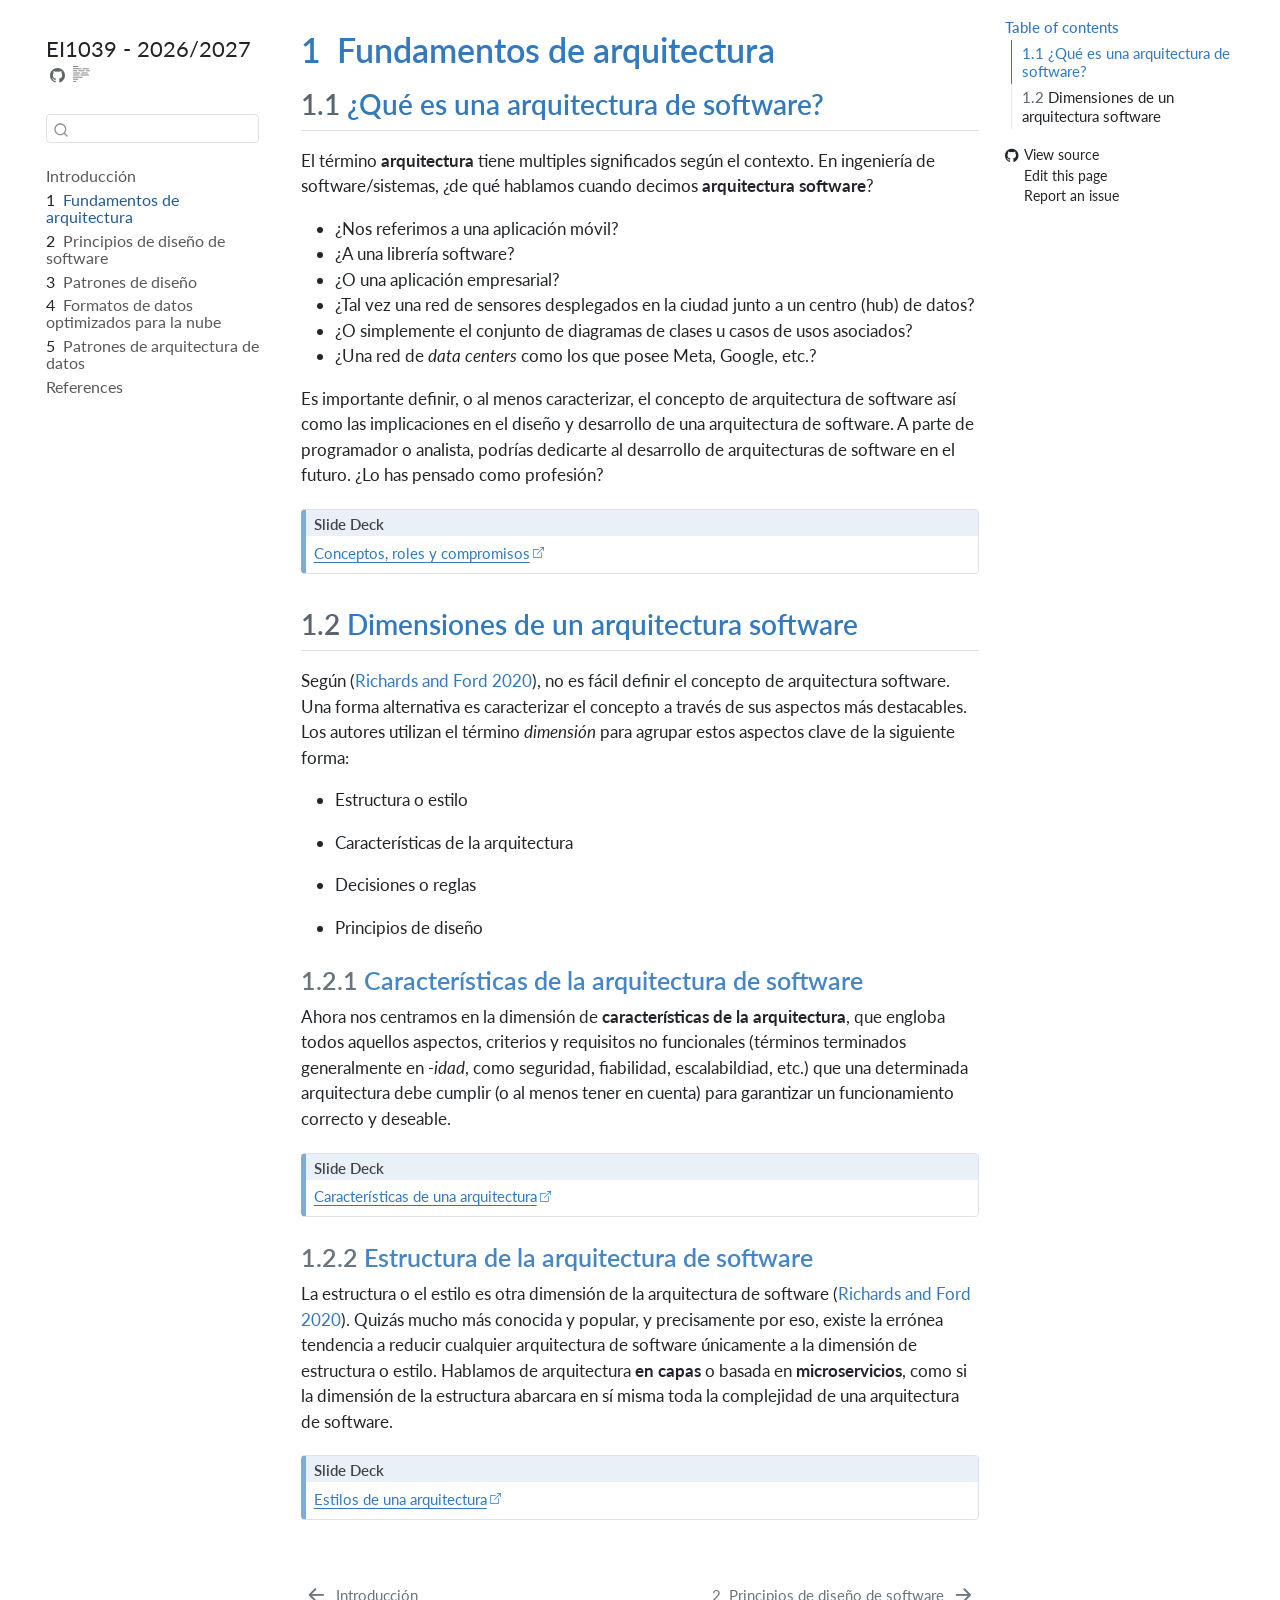
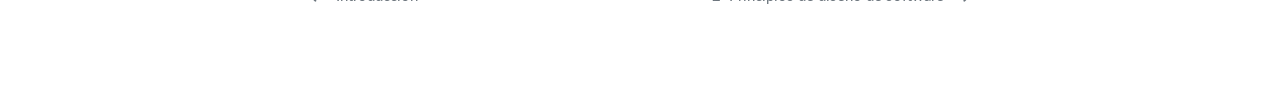
<file: materials/01_architecture.html>
<!DOCTYPE html>
<html xmlns="http://www.w3.org/1999/xhtml" lang="en" xml:lang="en"><head>

<meta charset="utf-8">
<meta name="generator" content="quarto-1.11.9">

<meta name="viewport" content="width=device-width, initial-scale=1.0, user-scalable=yes">

<meta name="description" content="Diseño de Software">

<title>1&nbsp; Fundamentos de arquitectura – EI1039 - 2026/2027</title>
<style>
/* Default styles provided by pandoc.
** See https://pandoc.org/MANUAL.html#variables-for-html for config info.
*/
span.smallcaps{font-variant: small-caps;}
div.columns{display: flex; gap: 1.5em;}
div.column{flex: auto;}
@media screen {
div.columns{gap: min(4vw, 1.5em);}
div.column{overflow-x: auto;}
}
div.hanging-indent{margin-left: 1.5em; text-indent: -1.5em;}
ul.task-list{list-style: none;}
ul.task-list li input[type="checkbox"] {
  width: 0.8em;
  margin: 0 0.8em 0.2em -1em; /* quarto-specific, see https://github.com/quarto-dev/quarto-cli/issues/4556 */ 
  vertical-align: middle;
}
/* CSS for citations */
div.csl-bib-body { }
div.csl-entry {
  clear: both;
}
.hanging-indent div.csl-entry {
  margin-left:2em;
  text-indent:-2em;
}
div.csl-left-margin {
  min-width:2em;
  float:left;
}
div.csl-right-inline {
  margin-left:2em;
  padding-left:1em;
}
div.csl-indent {
  margin-left: 2em;
}</style>


<script src="../site_libs/quarto-nav/quarto-nav.js"></script>
<script src="../site_libs/quarto-nav/headroom.min.js"></script>
<script src="../site_libs/clipboard/clipboard.min.js"></script>
<script src="../site_libs/quarto-search/autocomplete.umd.js"></script>
<script src="../site_libs/quarto-search/fuse.min.js"></script>
<script src="../site_libs/quarto-search/quarto-search.js"></script>
<meta name="quarto:offset" content="../">
<link href="../materials/02_principles.html" rel="next">
<link href="../index.html" rel="prev">
<script src="../site_libs/quarto-html/quarto.js" type="module"></script>
<script src="../site_libs/quarto-html/tabsets/tabsets.js" type="module"></script>
<script src="../site_libs/quarto-html/scrollable-regions/scrollable-regions.js" type="module"></script>
<script src="../site_libs/quarto-html/popper.min.js"></script>
<script src="../site_libs/quarto-html/tippy.umd.min.js"></script>
<script src="../site_libs/quarto-html/anchor.min.js"></script>
<link href="../site_libs/quarto-html/tippy.css" rel="stylesheet">
<link href="../site_libs/quarto-html/quarto-syntax-highlighting-95314a05dc0222111ae2e635bd46ac38.css" rel="stylesheet" id="quarto-text-highlighting-styles">
<script src="../site_libs/bootstrap/bootstrap.min.js"></script>
<link href="../site_libs/bootstrap/bootstrap-icons.css" rel="stylesheet">
<link href="../site_libs/bootstrap/bootstrap-d57ed9c935aac95441555c2aa4f30b82.min.css" rel="stylesheet" append-hash="true" id="quarto-bootstrap" data-mode="light">
<script id="quarto-search-options" type="application/json">{
  "location": "sidebar",
  "copy-button": false,
  "collapse-after": 3,
  "panel-placement": "start",
  "type": "textbox",
  "limit": 50,
  "keyboard-shortcut": [
    "f",
    "/",
    "s"
  ],
  "show-item-context": false,
  "language": {
    "search-no-results-text": "No results",
    "search-matching-documents-text": "matching documents",
    "search-copy-link-title": "Copy link to search",
    "search-hide-matches-text": "Hide additional matches",
    "search-more-match-text": "more match in this document",
    "search-more-matches-text": "more matches in this document",
    "search-clear-button-title": "Clear",
    "search-text-placeholder": "",
    "search-detached-cancel-button-title": "Cancel",
    "search-submit-button-title": "Submit",
    "search-label": "Search"
  }
}</script>


</head>

<body class="nav-sidebar floating quarto-light"><a id="quarto-skip-link" class="visually-hidden-focusable" href="#quarto-document-content">Skip to main content</a>

<div id="quarto-search-results"></div>
  <header id="quarto-header" class="headroom fixed-top">
  <nav class="quarto-secondary-nav" aria-label="Toolbar">
    <div class="container-fluid d-flex">
      <button type="button" class="quarto-btn-toggle btn" data-bs-toggle="collapse" role="button" data-bs-target=".quarto-sidebar-collapse-item" aria-controls="quarto-sidebar" aria-expanded="false" aria-label="Toggle sidebar navigation" onclick="if (window.quartoToggleHeadroom) { window.quartoToggleHeadroom(); }">
        <i class="bi bi-layout-text-sidebar-reverse"></i>
      </button>
        <nav class="quarto-page-breadcrumbs" aria-label="Breadcrumbs"><ol class="breadcrumb"><li class="breadcrumb-item"><a href="../materials/01_architecture.html"><span class="chapter-number">1</span>&nbsp; <span class="chapter-title">Fundamentos de arquitectura</span></a></li></ol></nav>
        <a class="flex-grow-1" data-bs-toggle="collapse" data-bs-target=".quarto-sidebar-collapse-item" onclick="if (window.quartoToggleHeadroom) { window.quartoToggleHeadroom(); }">      
        </a>
      <button type="button" class="btn quarto-search-button" aria-label="Search" onclick="window.quartoOpenSearch();">
        <i class="bi bi-search"></i>
      </button>
    </div>
  </nav>
</header>
<!-- content -->
<div id="quarto-content" class="quarto-container page-columns page-rows-contents page-layout-article">
<!-- sidebar -->
  <nav id="quarto-sidebar" class="sidebar collapse collapse-horizontal quarto-sidebar-collapse-item sidebar-navigation floating overflow-auto" aria-label="Site">
    <div class="pt-lg-2 mt-2 text-left sidebar-header">
    <div class="sidebar-title mb-0 py-0">
      <a href="../">EI1039 - 2026/2027</a> 
        <div class="sidebar-tools-main">
    <a href="https://github.com/cgranell/ei2639" title="Source Code" class="quarto-navigation-tool px-1" aria-label="Source Code"><i class="bi bi-github"></i></a>
  <a href="" class="quarto-reader-toggle quarto-navigation-tool px-1" onclick="window.quartoToggleReader(); return false;" title="Toggle reader mode">
  <div class="quarto-reader-toggle-btn">
  <i class="bi"></i>
  </div>
</a>
</div>
    </div>
      </div>
        <div class="mt-2 flex-shrink-0 align-items-center">
        <div class="sidebar-search">
        <div id="quarto-search" class="" title="Search"></div>
        </div>
        </div>
    <div class="sidebar-menu-container"> 
    <ul class="list-unstyled mt-1">
        <li class="sidebar-item">
  <div class="sidebar-item-container"> 
  <a href="../index.html" class="sidebar-item-text sidebar-link">
 <span class="menu-text">Introducción</span></a>
  </div>
</li>
        <li class="sidebar-item">
  <div class="sidebar-item-container"> 
  <a href="../materials/01_architecture.html" class="sidebar-item-text sidebar-link active">
 <span class="menu-text"><span class="chapter-number">1</span>&nbsp; <span class="chapter-title">Fundamentos de arquitectura</span></span></a>
  </div>
</li>
        <li class="sidebar-item">
  <div class="sidebar-item-container"> 
  <a href="../materials/02_principles.html" class="sidebar-item-text sidebar-link">
 <span class="menu-text"><span class="chapter-number">2</span>&nbsp; <span class="chapter-title">Principios de diseño de software</span></span></a>
  </div>
</li>
        <li class="sidebar-item">
  <div class="sidebar-item-container"> 
  <a href="../materials/03_design_patterns.html" class="sidebar-item-text sidebar-link">
 <span class="menu-text"><span class="chapter-number">3</span>&nbsp; <span class="chapter-title">Patrones de diseño</span></span></a>
  </div>
</li>
        <li class="sidebar-item">
  <div class="sidebar-item-container"> 
  <a href="../materials/04_cloud_data_formats.html" class="sidebar-item-text sidebar-link">
 <span class="menu-text"><span class="chapter-number">4</span>&nbsp; <span class="chapter-title">Formatos de datos optimizados para la nube</span></span></a>
  </div>
</li>
        <li class="sidebar-item">
  <div class="sidebar-item-container"> 
  <a href="../materials/05_data_architecture_patterns.html" class="sidebar-item-text sidebar-link">
 <span class="menu-text"><span class="chapter-number">5</span>&nbsp; <span class="chapter-title">Patrones de arquitectura de datos</span></span></a>
  </div>
</li>
        <li class="sidebar-item">
  <div class="sidebar-item-container"> 
  <a href="../references.html" class="sidebar-item-text sidebar-link">
 <span class="menu-text">References</span></a>
  </div>
</li>
    </ul>
    </div>
</nav>
<div id="quarto-sidebar-glass" class="quarto-sidebar-collapse-item" data-bs-toggle="collapse" data-bs-target=".quarto-sidebar-collapse-item"></div>
<!-- margin-sidebar -->
    <div id="quarto-margin-sidebar" class="sidebar margin-sidebar">
        <nav id="TOC" role="doc-toc" aria-labelledby="toc-title" class="toc-active">
    <h2 id="toc-title">Table of contents</h2>
   
  <ul>
  <li><a href="#qué-es-una-arquitectura-de-software" id="toc-qué-es-una-arquitectura-de-software" class="nav-link active" data-scroll-target="#qué-es-una-arquitectura-de-software"><span class="header-section-number">1.1</span> ¿Qué es una arquitectura de software?</a></li>
  <li><a href="#dimensiones-de-un-arquitectura-software" id="toc-dimensiones-de-un-arquitectura-software" class="nav-link" data-scroll-target="#dimensiones-de-un-arquitectura-software"><span class="header-section-number">1.2</span> Dimensiones de un arquitectura software</a>
  <ul class="collapse">
  <li><a href="#características-de-la-arquitectura-de-software" id="toc-características-de-la-arquitectura-de-software" class="nav-link" data-scroll-target="#características-de-la-arquitectura-de-software"><span class="header-section-number">1.2.1</span> Características de la arquitectura de software</a></li>
  <li><a href="#estructura-de-la-arquitectura-de-software" id="toc-estructura-de-la-arquitectura-de-software" class="nav-link" data-scroll-target="#estructura-de-la-arquitectura-de-software"><span class="header-section-number">1.2.2</span> Estructura de la arquitectura de software</a></li>
  </ul></li>
  </ul>
<div class="toc-actions"><ul><li><a href="https://github.com/cgranell/ei2639/blob/main/materials/01_architecture.qmd" class="toc-action"><i class="bi bi-github"></i>View source</a></li><li><a href="https://github.com/cgranell/ei2639/edit/main/materials/01_architecture.qmd" class="toc-action"><i class="bi empty"></i>Edit this page</a></li><li><a href="https://github.com/cgranell/ei2639/issues/new" class="toc-action"><i class="bi empty"></i>Report an issue</a></li></ul></div></nav>
    </div>
<!-- main -->
<main class="content" id="quarto-document-content" tabindex="-1">

<header id="title-block-header" class="quarto-title-block default">
<div class="quarto-title">
<h1 class="title"><span class="chapter-number">1</span>&nbsp; <span class="chapter-title">Fundamentos de arquitectura</span></h1>
</div>



<div class="quarto-title-meta">

    
  
    
  </div>
  


</header>


<section id="qué-es-una-arquitectura-de-software" class="level2" data-number="1.1">
<h2 data-number="1.1" class="anchored" data-anchor-id="qué-es-una-arquitectura-de-software"><span class="header-section-number">1.1</span> ¿Qué es una arquitectura de software?</h2>
<p>El término <strong>arquitectura</strong> tiene multiples significados según el contexto. En ingeniería de software/sistemas, ¿de qué hablamos cuando decimos <strong>arquitectura software</strong>?</p>
<ul>
<li>¿Nos referimos a una aplicación móvil?</li>
<li>¿A una librería software?</li>
<li>¿O una aplicación empresarial?</li>
<li>¿Tal vez una red de sensores desplegados en la ciudad junto a un centro (hub) de datos?</li>
<li>¿O simplemente el conjunto de diagramas de clases u casos de usos asociados?</li>
<li>¿Una red de <em>data centers</em> como los que posee Meta, Google, etc.?</li>
</ul>
<p>Es importante definir, o al menos caracterizar, el concepto de arquitectura de software así como las implicaciones en el diseño y desarrollo de una arquitectura de software. A parte de programador o analista, podrías dedicarte al desarrollo de arquitecturas de software en el futuro. ¿Lo has pensado como profesión?</p>
<div class="callout callout-style-default callout-tip no-icon callout-titled">
<div class="callout-header d-flex align-content-center">
<div class="callout-icon-container">
<i class="callout-icon no-icon"></i>
</div>
<div class="callout-title-container flex-fill">
<span class="screen-reader-only">Tip</span>Slide Deck
</div>
</div>
<div class="callout-body-container callout-body">
<p><a href="https://cgranell.github.io/ei2639-slides/materials/02-architecture-concepts/">Conceptos, roles y compromisos</a></p>
</div>
</div>
</section>
<section id="dimensiones-de-un-arquitectura-software" class="level2" data-number="1.2">
<h2 data-number="1.2" class="anchored" data-anchor-id="dimensiones-de-un-arquitectura-software"><span class="header-section-number">1.2</span> Dimensiones de un arquitectura software</h2>
<p>Según <span class="citation" data-cites="richards2020">(<a href="../references.html#ref-richards2020" role="doc-biblioref">Richards and Ford 2020</a>)</span>, no es fácil definir el concepto de arquitectura software. Una forma alternativa es caracterizar el concepto a través de sus aspectos más destacables. Los autores utilizan el término <em>dimensión</em> para agrupar estos aspectos clave de la siguiente forma:</p>
<ul>
<li><p>Estructura o estilo</p></li>
<li><p>Características de la arquitectura</p></li>
<li><p>Decisiones o reglas</p></li>
<li><p>Principios de diseño</p></li>
</ul>
<section id="características-de-la-arquitectura-de-software" class="level3" data-number="1.2.1">
<h3 data-number="1.2.1" class="anchored" data-anchor-id="características-de-la-arquitectura-de-software"><span class="header-section-number">1.2.1</span> Características de la arquitectura de software</h3>
<p>Ahora nos centramos en la dimensión de <strong>características de la arquitectura</strong>, que engloba todos aquellos aspectos, criterios y requisitos no funcionales (términos terminados generalmente en <em>-idad</em>, como seguridad, fiabilidad, escalabildiad, etc.) que una determinada arquitectura debe cumplir (o al menos tener en cuenta) para garantizar un funcionamiento correcto y deseable.</p>
<div class="callout callout-style-default callout-tip no-icon callout-titled">
<div class="callout-header d-flex align-content-center">
<div class="callout-icon-container">
<i class="callout-icon no-icon"></i>
</div>
<div class="callout-title-container flex-fill">
<span class="screen-reader-only">Tip</span>Slide Deck
</div>
</div>
<div class="callout-body-container callout-body">
<p><a href="https://cgranell.github.io/ei2639-slides/materials/03-architecture-characteristics/">Características de una arquitectura</a></p>
</div>
</div>
</section>
<section id="estructura-de-la-arquitectura-de-software" class="level3" data-number="1.2.2">
<h3 data-number="1.2.2" class="anchored" data-anchor-id="estructura-de-la-arquitectura-de-software"><span class="header-section-number">1.2.2</span> Estructura de la arquitectura de software</h3>
<p>La estructura o el estilo es otra dimensión de la arquitectura de software <span class="citation" data-cites="richards2020">(<a href="../references.html#ref-richards2020" role="doc-biblioref">Richards and Ford 2020</a>)</span>. Quizás mucho más conocida y popular, y precisamente por eso, existe la errónea tendencia a reducir cualquier arquitectura de software únicamente a la dimensión de estructura o estilo. Hablamos de arquitectura <strong>en capas</strong> o basada en <strong>microservicios</strong>, como si la dimensión de la estructura abarcara en sí misma toda la complejidad de una arquitectura de software.</p>
<div class="callout callout-style-default callout-tip no-icon callout-titled">
<div class="callout-header d-flex align-content-center">
<div class="callout-icon-container">
<i class="callout-icon no-icon"></i>
</div>
<div class="callout-title-container flex-fill">
<span class="screen-reader-only">Tip</span>Slide Deck
</div>
</div>
<div class="callout-body-container callout-body">
<p><a href="https://cgranell.github.io/ei2639-slides/materials/04-architecture-structure/">Estilos de una arquitectura</a></p>
</div>
</div>


<div id="refs" class="references csl-bib-body hanging-indent" role="list" style="display: none">
<div id="ref-richards2020" class="csl-entry" role="listitem">
Richards, Mark, and Neal Ford. 2020. <em>Fundamentals of Software Architecture, 1st Edition</em>. O’Really Media Inc.
</div>
</div>
</section>
</section>

</main> <!-- /main -->
<script id="quarto-html-after-body" type="application/javascript">
  window.document.addEventListener("DOMContentLoaded", function (event) {
    const icon = "";
    const anchorJS = new window.AnchorJS();
    anchorJS.options = {
      placement: 'right',
      icon: icon
    };
    anchorJS.add('.anchored');
    const isCodeAnnotation = (el) => {
      for (const clz of el.classList) {
        if (clz.startsWith('code-annotation-')) {                     
          return true;
        }
      }
      return false;
    }
    const onCopySuccess = function(e) {
      // button target
      const button = e.trigger;
      // don't keep focus
      button.blur();
      // flash "checked"
      button.classList.add('code-copy-button-checked');
      var currentTitle = button.getAttribute("title");
      button.setAttribute("title", "Copied!");
      let tooltip;
      if (window.bootstrap) {
        button.setAttribute("data-bs-toggle", "tooltip");
        button.setAttribute("data-bs-placement", "left");
        button.setAttribute("data-bs-title", "Copied!");
        tooltip = new bootstrap.Tooltip(button, 
          { trigger: "manual", 
            customClass: "code-copy-button-tooltip",
            offset: [0, -8]});
        tooltip.show();    
      }
      setTimeout(function() {
        if (tooltip) {
          tooltip.hide();
          button.removeAttribute("data-bs-title");
          button.removeAttribute("data-bs-toggle");
          button.removeAttribute("data-bs-placement");
        }
        button.setAttribute("title", currentTitle);
        button.classList.remove('code-copy-button-checked');
      }, 1000);
      // clear code selection
      e.clearSelection();
    }
    const getTextToCopy = function(trigger) {
      const outerScaffold = trigger.parentElement.cloneNode(true);
      const codeEl = outerScaffold.querySelector('code');
      for (const childEl of codeEl.children) {
        if (isCodeAnnotation(childEl)) {
          childEl.remove();
        }
      }
      return codeEl.innerText;
    }
    const clipboard = new window.ClipboardJS('.code-copy-button:not([data-in-quarto-modal])', {
      text: getTextToCopy
    });
    clipboard.on('success', onCopySuccess);
    if (window.document.getElementById('quarto-embedded-source-code-modal')) {
      const clipboardModal = new window.ClipboardJS('.code-copy-button[data-in-quarto-modal]', {
        text: getTextToCopy,
        container: window.document.getElementById('quarto-embedded-source-code-modal')
      });
      clipboardModal.on('success', onCopySuccess);
    }
      var localhostRegex = new RegExp(/^(?:http|https):\/\/localhost\:?[0-9]*\//);
      var mailtoRegex = new RegExp(/^mailto:/);
        var filterRegex = new RegExp('/' + window.location.host + '/');
      const newWindowLabel = "(opens in a new tab)";
      const newWindowNoteId = "quarto-ext-newwindow-label";
      // Links reference one hidden label through aria-describedby, so the
      // announcement never changes their accessible name.
      var describeNewWindow = (link) => {
        if (!window.document.getElementById(newWindowNoteId)) {
          var newWindowNote = window.document.createElement("span");
          newWindowNote.id = newWindowNoteId;
          newWindowNote.hidden = true;
          newWindowNote.textContent = newWindowLabel;
          window.document.body.appendChild(newWindowNote);
        }
        var describedBy = (link.getAttribute("aria-describedby") || "").split(/\s+/).filter(Boolean);
        if (!describedBy.includes(newWindowNoteId)) {
          describedBy.push(newWindowNoteId);
          link.setAttribute("aria-describedby", describedBy.join(" "));
        }
      }
      var isInternal = (href) => {
          return filterRegex.test(href) || localhostRegex.test(href) || mailtoRegex.test(href);
      }
      // Inspect non-navigation links and adorn them if external
      window.quartoDecorateExternalLinks = function (root) {
     var links = (root || window.document).querySelectorAll('a[href]:not(.nav-link):not(.navbar-brand):not(.toc-action):not(.sidebar-link):not(.sidebar-item-toggle):not(.pagination-link):not(.no-external):not([aria-hidden]):not(.dropdown-item):not(.quarto-navigation-tool):not(.about-link)');
      for (var i=0; i<links.length; i++) {
        const link = links[i];
        if (!isInternal(link.href)) {
          // undo the damage that might have been done by quarto-nav.js in the case of
          // links that we want to consider external
          if (link.dataset.originalHref !== undefined) {
            link.href = link.dataset.originalHref;
          }
            // target, if specified
            link.setAttribute("target", "_blank");
            if (link.getAttribute("rel") === null) {
              link.setAttribute("rel", "noopener");
            }
            describeNewWindow(link);
          if (!link.classList.contains('no-external-icon')) {
            // default icon
            link.classList.add("external");
          }
        }
      }
      };
      window.quartoDecorateExternalLinks(window.document);
    // Esc closes the popup (WCAG 1.4.13) and focus leaving both trigger and
    // popup closes it (WCAG 2.4.11); tippy handles neither for interactive popups.
    const hideOnEscAndFocusOut = {
      name: 'hideOnEscAndFocusOut',
      defaultValue: true,
      fn(instance) {
        const dismiss = () => {
          // A show scheduled by the trigger delay would otherwise reopen it
          instance.clearDelayTimeouts();
          instance.hide();
        };
        const onKeyDown = (event) => {
          if (event.key !== 'Escape') {
            return;
          }
          // Keep Esc from also reaching page handlers (e.g. reveal.js overview),
          // except an open reveal.js slide menu, which Esc should close too.
          // The menu handles keys only when its keyboard option is on.
          const menuHandlesEsc = window.Reveal?.getPlugin?.('menu')?.isOpen() &&
            window.Reveal.getConfig().menu?.keyboard !== false;
          if (!menuHandlesEsc) {
            event.stopPropagation();
          }
          if (instance.popper.contains(window.document.activeElement)) {
            // Disabled while refocusing so the focus trigger does not reopen it
            instance.disable();
            instance.reference.focus();
            instance.enable();
          }
          dismiss();
        };
        const onFocusOut = (event) => {
          const target = event.relatedTarget;
          if (target && !instance.reference.contains(target) &&
              !instance.popper.contains(target)) {
            dismiss();
          }
        };
        // On the trigger too: a click trigger (code-annotations: select) has no
        // blur handling. Attached for the instance's lifetime so leaving the
        // trigger also cancels a show still pending on the trigger delay.
        instance.reference.addEventListener('focusout', onFocusOut);
        return {
          onShow() {
            window.document.addEventListener('keydown', onKeyDown, true);
            instance.popper.addEventListener('focusout', onFocusOut);
          },
          onHide() {
            window.document.removeEventListener('keydown', onKeyDown, true);
            instance.popper.removeEventListener('focusout', onFocusOut);
          },
          onDestroy() {
            instance.reference.removeEventListener('focusout', onFocusOut);
          },
        };
      },
    };
    function tippyHover(el, contentFn, onTriggerFn, onUntriggerFn) {
      const config = {
        allowHTML: true,
        maxWidth: 500,
        delay: 100,
        arrow: false,
        appendTo: function(el) {
            return el.parentElement;
        },
        interactive: true,
        interactiveBorder: 10,
        theme: 'quarto',
        placement: 'bottom-start',
        plugins: [hideOnEscAndFocusOut],
      };
      if (contentFn) {
        config.content = contentFn;
      }
      if (onTriggerFn) {
        config.onTrigger = onTriggerFn;
      }
      if (onUntriggerFn) {
        config.onUntrigger = onUntriggerFn;
      }
      window.tippy(el, config); 
    }
    const noterefs = window.document.querySelectorAll('a[role="doc-noteref"]');
    for (var i=0; i<noterefs.length; i++) {
      const ref = noterefs[i];
      tippyHover(ref, function() {
        // use id or data attribute instead here
        let href = ref.getAttribute('data-footnote-href') || ref.getAttribute('href');
        try { href = new URL(href).hash; } catch {}
        const id = href.replace(/^#\/?/, "");
        const note = window.document.getElementById(id);
        if (note) {
          return note.innerHTML;
        } else {
          return "";
        }
      });
    }
    const xrefs = window.document.querySelectorAll('a.quarto-xref');
    const processXRef = (id, note) => {
      // Strip column container classes
      const stripColumnClz = (el) => {
        el.classList.remove("page-full", "page-columns");
        if (el.children) {
          for (const child of el.children) {
            stripColumnClz(child);
          }
        }
      }
      stripColumnClz(note)
      if (id === null || id.startsWith('sec-')) {
        // Special case sections, only their first couple elements
        const container = document.createElement("div");
        if (note.children && note.children.length > 2) {
          container.appendChild(note.children[0].cloneNode(true));
          for (let i = 1; i < note.children.length; i++) {
            const child = note.children[i];
            if (child.tagName === "P" && child.innerText === "") {
              continue;
            } else {
              container.appendChild(child.cloneNode(true));
              break;
            }
          }
          if (window.Quarto?.typesetMath) {
            window.Quarto.typesetMath(container);
          }
          return container.innerHTML
        } else {
          if (window.Quarto?.typesetMath) {
            window.Quarto.typesetMath(note);
          }
          return note.innerHTML;
        }
      } else {
        // Remove any anchor links if they are present
        const anchorLink = note.querySelector('a.anchorjs-link');
        if (anchorLink) {
          anchorLink.remove();
        }
        if (window.Quarto?.typesetMath) {
          window.Quarto.typesetMath(note);
        }
        if (note.classList.contains("callout")) {
          return note.outerHTML;
        } else {
          return note.innerHTML;
        }
      }
    }
    for (var i=0; i<xrefs.length; i++) {
      const xref = xrefs[i];
      tippyHover(xref, undefined, function(instance) {
        instance.disable();
        let url = xref.getAttribute('href');
        let hash = undefined; 
        if (url.startsWith('#')) {
          hash = url;
        } else {
          try { hash = new URL(url).hash; } catch {}
        }
        if (hash) {
          const id = hash.replace(/^#\/?/, "");
          const note = window.document.getElementById(id);
          if (note !== null) {
            try {
              const html = processXRef(id, note.cloneNode(true));
              instance.setContent(html);
            } finally {
              instance.enable();
              instance.show();
            }
          } else {
            // See if we can fetch this
            fetch(url.split('#')[0])
            .then(res => res.text())
            .then(html => {
              const parser = new DOMParser();
              const htmlDoc = parser.parseFromString(html, "text/html");
              const note = htmlDoc.getElementById(id);
              if (note !== null) {
                const html = processXRef(id, note);
                instance.setContent(html);
              } 
            }).finally(() => {
              instance.enable();
              instance.show();
            });
          }
        } else {
          // See if we can fetch a full url (with no hash to target)
          // This is a special case and we should probably do some content thinning / targeting
          fetch(url)
          .then(res => res.text())
          .then(html => {
            const parser = new DOMParser();
            const htmlDoc = parser.parseFromString(html, "text/html");
            const note = htmlDoc.querySelector('main.content');
            if (note !== null) {
              // This should only happen for chapter cross references
              // (since there is no id in the URL)
              // remove the first header
              if (note.children.length > 0 && note.children[0].tagName === "HEADER") {
                note.children[0].remove();
              }
              const html = processXRef(null, note);
              instance.setContent(html);
            } 
          }).finally(() => {
            instance.enable();
            instance.show();
          });
        }
      }, function(instance) {
      });
    }
        let selectedAnnoteEl;
        const selectorForAnnotation = ( cell, annotation) => {
          let cellAttr = 'data-code-cell="' + cell + '"';
          let lineAttr = 'data-code-annotation="' +  annotation + '"';
          const selector = 'span[' + cellAttr + '][' + lineAttr + ']';
          return selector;
        }
        const selectCodeLines = (annoteEl) => {
          const doc = window.document;
          const targetCell = annoteEl.getAttribute("data-target-cell");
          const targetAnnotation = annoteEl.getAttribute("data-target-annotation");
          const annoteSpan = window.document.querySelector(selectorForAnnotation(targetCell, targetAnnotation));
          const lines = annoteSpan.getAttribute("data-code-lines").split(",");
          const lineIds = lines.map((line) => {
            return targetCell + "-" + line;
          })
          // Each band is positioned against its own containing block, which is
          // not the offsetParent of the lines, so place it from client rects.
          const placeBand = (band, firstEl, lastEl, codeBlock) => {
            const container = band.offsetParent;
            if (container === null) {
              return;
            }
            const containerRect = container.getBoundingClientRect();
            // Reveal.js scales slides with a transform, so convert client
            // pixels back to the CSS pixels of the container.
            const scale = containerRect.height / container.offsetHeight || 1;
            const firstRect = firstEl.getBoundingClientRect();
            const lastRect = lastEl.getBoundingClientRect();
            const top = (firstRect.top - containerRect.top) / scale - container.clientTop + container.scrollTop;
            const height = (lastRect.bottom - firstRect.top) / scale;
            band.style.top = top - 2 + "px";
            band.style.height = height + 4 + "px";
            if (codeBlock) {
              // Without the copy button wrapper, the containing block is wider
              // than the code block, so span the code block explicitly.
              const blockRect = codeBlock.getBoundingClientRect();
              band.style.left = (blockRect.left - containerRect.left) / scale - container.clientLeft + container.scrollLeft + "px";
              band.style.width = blockRect.width / scale + "px";
            }
          };
          if (lineIds.length > 0) {
            const el = window.document.getElementById(lineIds[0]);
            const lastEl = window.document.getElementById(lineIds[lineIds.length - 1]);
            const parent = el.parentElement.parentElement;
            // cook up a div (if necessary) and position it
            let div = window.document.getElementById("code-annotation-line-highlight");
            if (div === null) {
              div = window.document.createElement("div");
              div.setAttribute("id", "code-annotation-line-highlight");
              div.style.position = 'absolute';
              parent.appendChild(div);
            }
            placeBand(div, el, lastEl, parent.closest("div.sourceCode") || parent);
            let gutterDiv = window.document.getElementById("code-annotation-line-highlight-gutter");
            if (gutterDiv === null) {
              gutterDiv = window.document.createElement("div");
              gutterDiv.setAttribute("id", "code-annotation-line-highlight-gutter");
              gutterDiv.style.position = 'absolute';
              const codeCell = window.document.getElementById(targetCell);
              const gutter = codeCell.querySelector('.code-annotation-gutter');
              gutter.appendChild(gutterDiv);
            }
            placeBand(gutterDiv, el, lastEl);
            selectedAnnoteEl = annoteEl;
          }
        };
        const unselectCodeLines = () => {
          const elementsIds = ["code-annotation-line-highlight", "code-annotation-line-highlight-gutter"];
          elementsIds.forEach((elId) => {
            const div = window.document.getElementById(elId);
            if (div) {
              div.remove();
            }
          });
          selectedAnnoteEl = undefined;
        };
          // Handle positioning of the toggle
      window.addEventListener(
        "resize",
        throttle(() => {
          elRect = undefined;
          if (selectedAnnoteEl) {
            selectCodeLines(selectedAnnoteEl);
          }
        }, 10)
      );
      function throttle(fn, ms) {
      let throttle = false;
      let timer;
        return (...args) => {
          if(!throttle) { // first call gets through
              fn.apply(this, args);
              throttle = true;
          } else { // all the others get throttled
              if(timer) clearTimeout(timer); // cancel #2
              timer = setTimeout(() => {
                fn.apply(this, args);
                timer = throttle = false;
              }, ms);
          }
        };
      }
        // Attach click handler to the DT
        const annoteDls = window.document.querySelectorAll('dt[data-target-cell]');
        for (const annoteDlNode of annoteDls) {
          annoteDlNode.addEventListener('click', (event) => {
            const clickedEl = event.target;
            if (clickedEl !== selectedAnnoteEl) {
              unselectCodeLines();
              const activeEl = window.document.querySelector('dt[data-target-cell].code-annotation-active');
              if (activeEl) {
                activeEl.classList.remove('code-annotation-active');
              }
              selectCodeLines(clickedEl);
              clickedEl.classList.add('code-annotation-active');
            } else {
              // Unselect the line
              unselectCodeLines();
              clickedEl.classList.remove('code-annotation-active');
            }
          });
        }
    const findCites = (el) => {
      const parentEl = el.parentElement;
      if (parentEl) {
        const cites = parentEl.dataset.cites;
        if (cites) {
          return {
            el,
            cites: cites.split(' ')
          };
        } else {
          return findCites(el.parentElement)
        }
      } else {
        return undefined;
      }
    };
    var bibliorefs = window.document.querySelectorAll('a[role="doc-biblioref"]');
    for (var i=0; i<bibliorefs.length; i++) {
      const ref = bibliorefs[i];
      const citeInfo = findCites(ref);
      if (citeInfo) {
        tippyHover(citeInfo.el, function() {
          var popup = window.document.createElement('div');
          citeInfo.cites.forEach(function(cite) {
            var citeDiv = window.document.createElement('div');
            citeDiv.classList.add('hanging-indent');
            citeDiv.classList.add('csl-entry');
            var biblioDiv = window.document.getElementById('ref-' + cite);
            if (biblioDiv) {
              citeDiv.innerHTML = biblioDiv.innerHTML;
            }
            popup.appendChild(citeDiv);
          });
          return popup.innerHTML;
        });
      }
    }
  });
  </script>
  <script type="application/javascript">
  window.quartoScrollableRegionsLabels = {"code":"Scrollable code","output":"Scrollable output"};
  </script>
<nav class="page-navigation" aria-label="Page">
  <div class="nav-page nav-page-previous">
      <a href="../index.html" class="pagination-link" aria-label="Introducción">
        <i class="bi bi-arrow-left-short"></i> <span class="nav-page-text">Introducción</span>
      </a>          
  </div>
  <div class="nav-page nav-page-next">
      <a href="../materials/02_principles.html" class="pagination-link" aria-label="Principios de diseño de software">
        <span class="nav-page-text"><span class="chapter-number">2</span>&nbsp; <span class="chapter-title">Principios de diseño de software</span></span> <i class="bi bi-arrow-right-short"></i>
      </a>
  </div>
</nav>
</div> <!-- /content -->




<footer class="footer"><div class="nav-footer"><div class="nav-footer-center"><div class="toc-actions d-sm-block d-md-none"><ul><li><a href="https://github.com/cgranell/ei2639/blob/main/materials/01_architecture.qmd" class="toc-action"><i class="bi bi-github"></i>View source</a></li><li><a href="https://github.com/cgranell/ei2639/edit/main/materials/01_architecture.qmd" class="toc-action"><i class="bi empty"></i>Edit this page</a></li><li><a href="https://github.com/cgranell/ei2639/issues/new" class="toc-action"><i class="bi empty"></i>Report an issue</a></li></ul></div></div></div></footer></body></html>
</file>
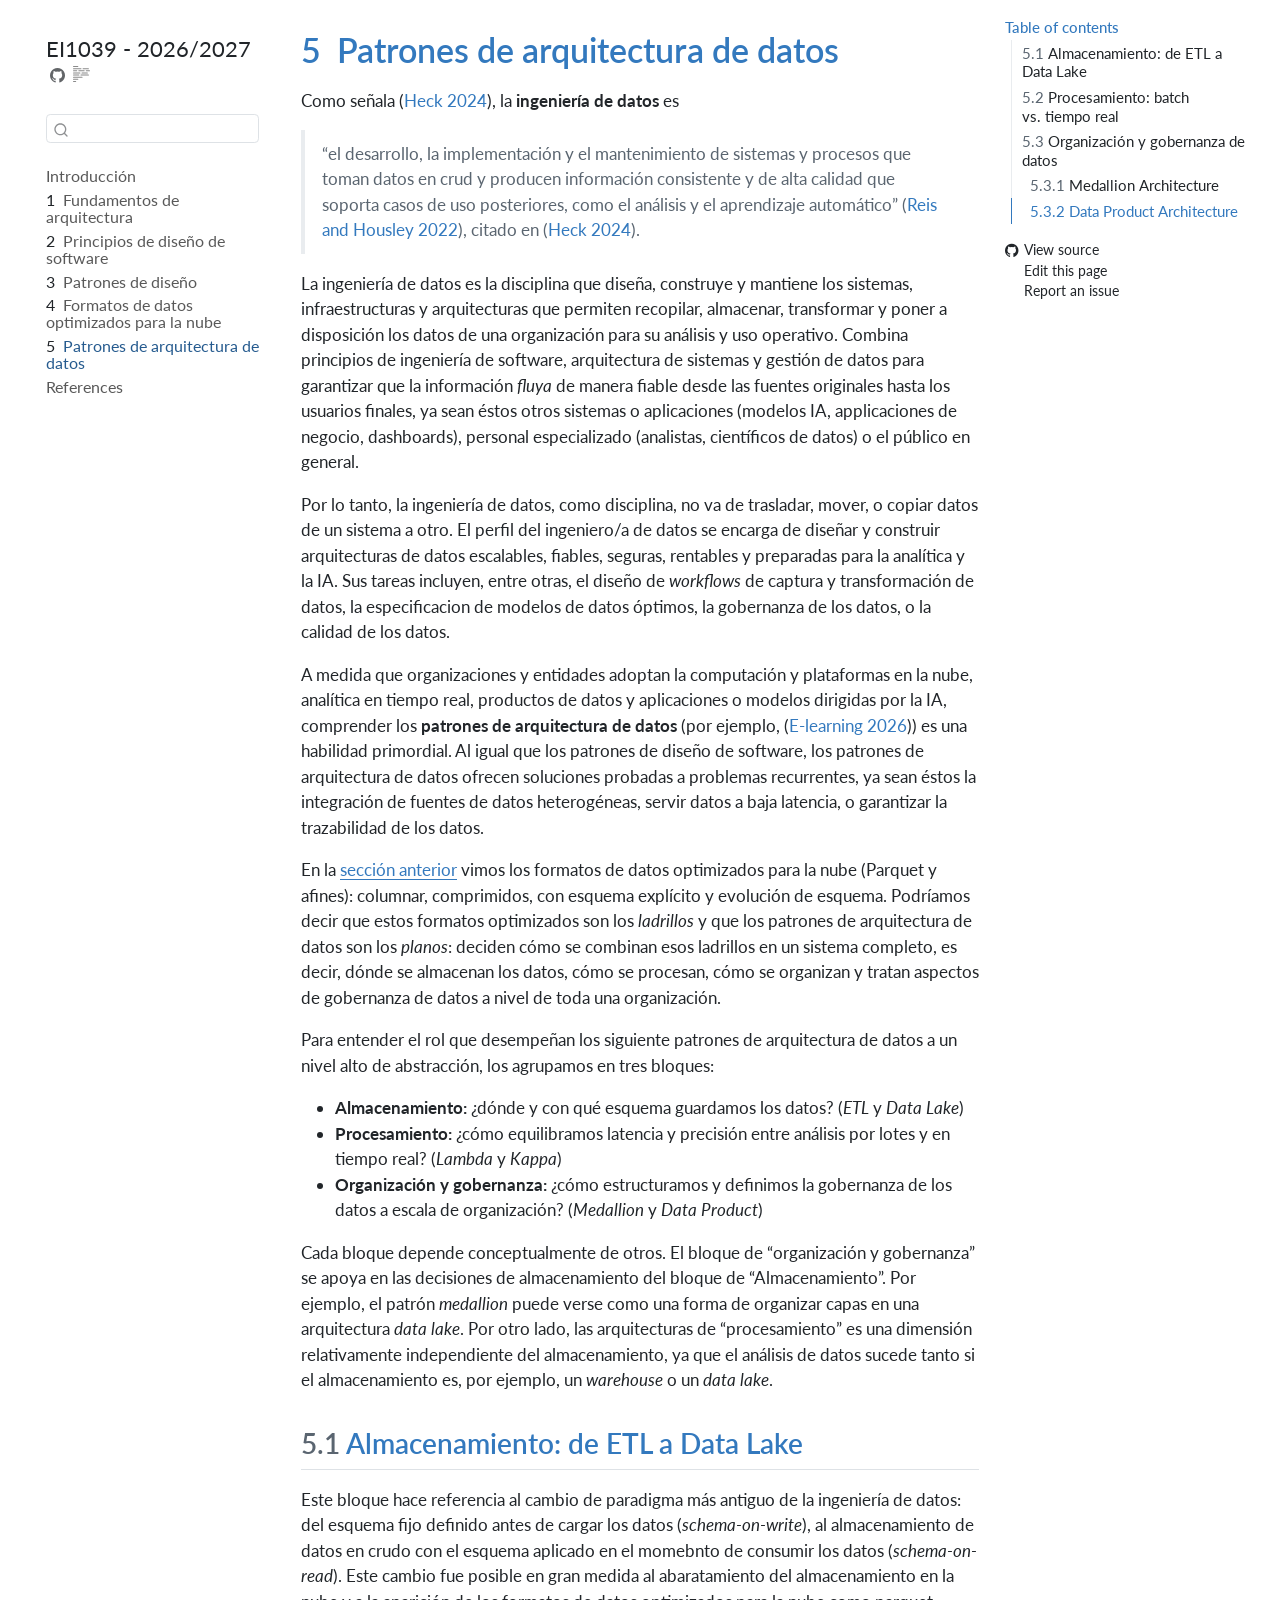
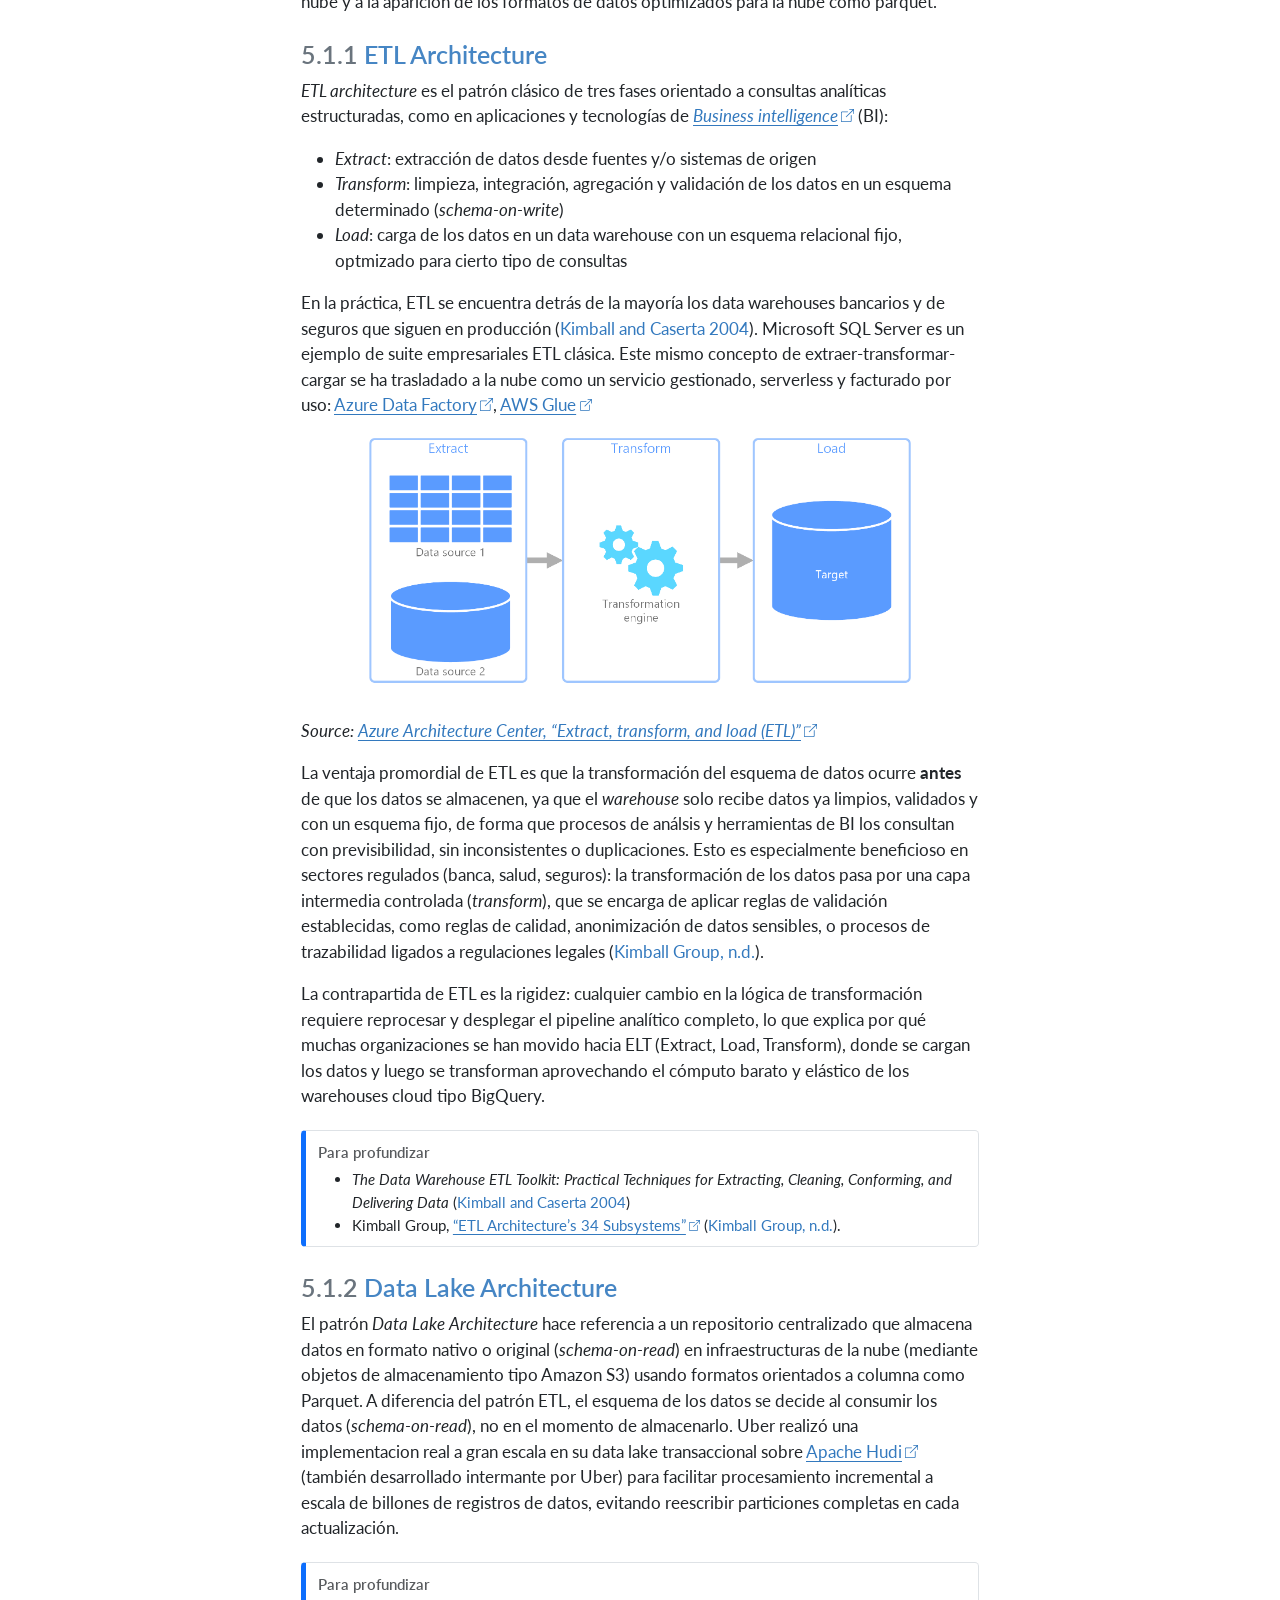
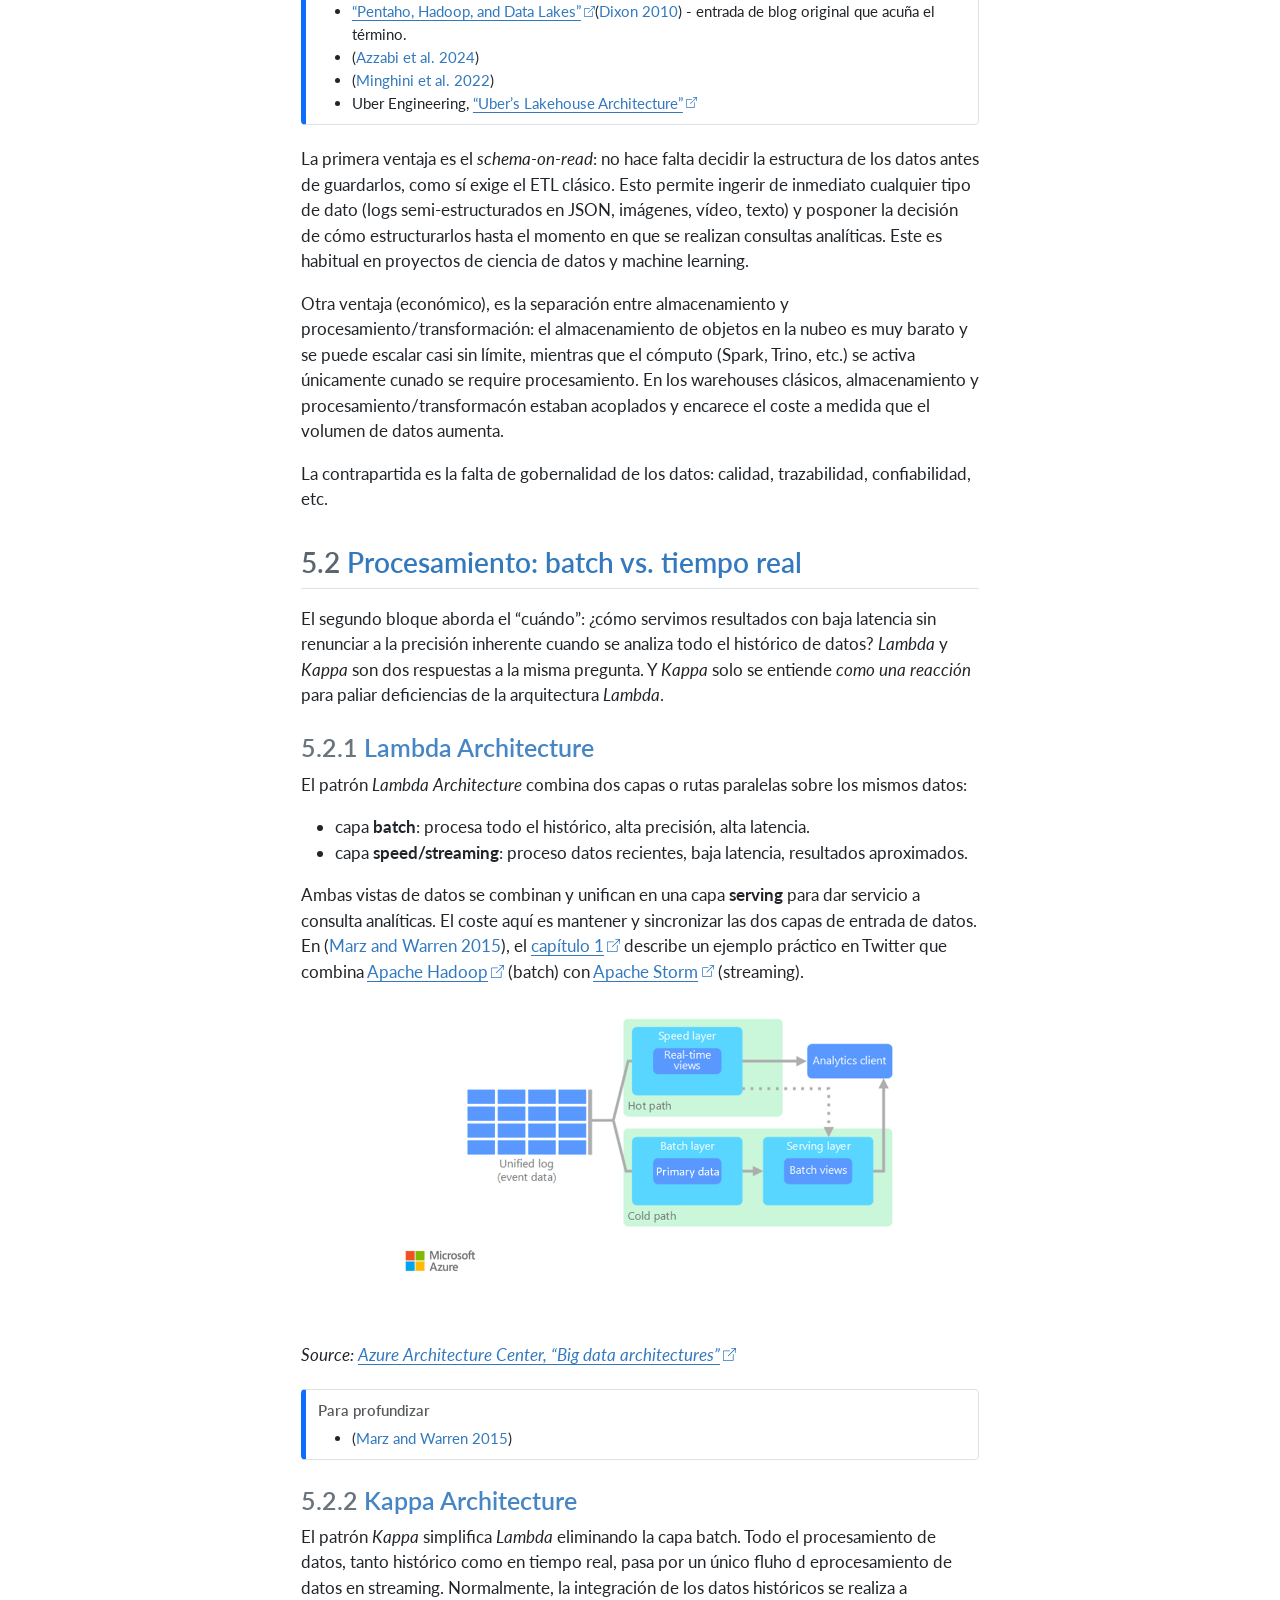
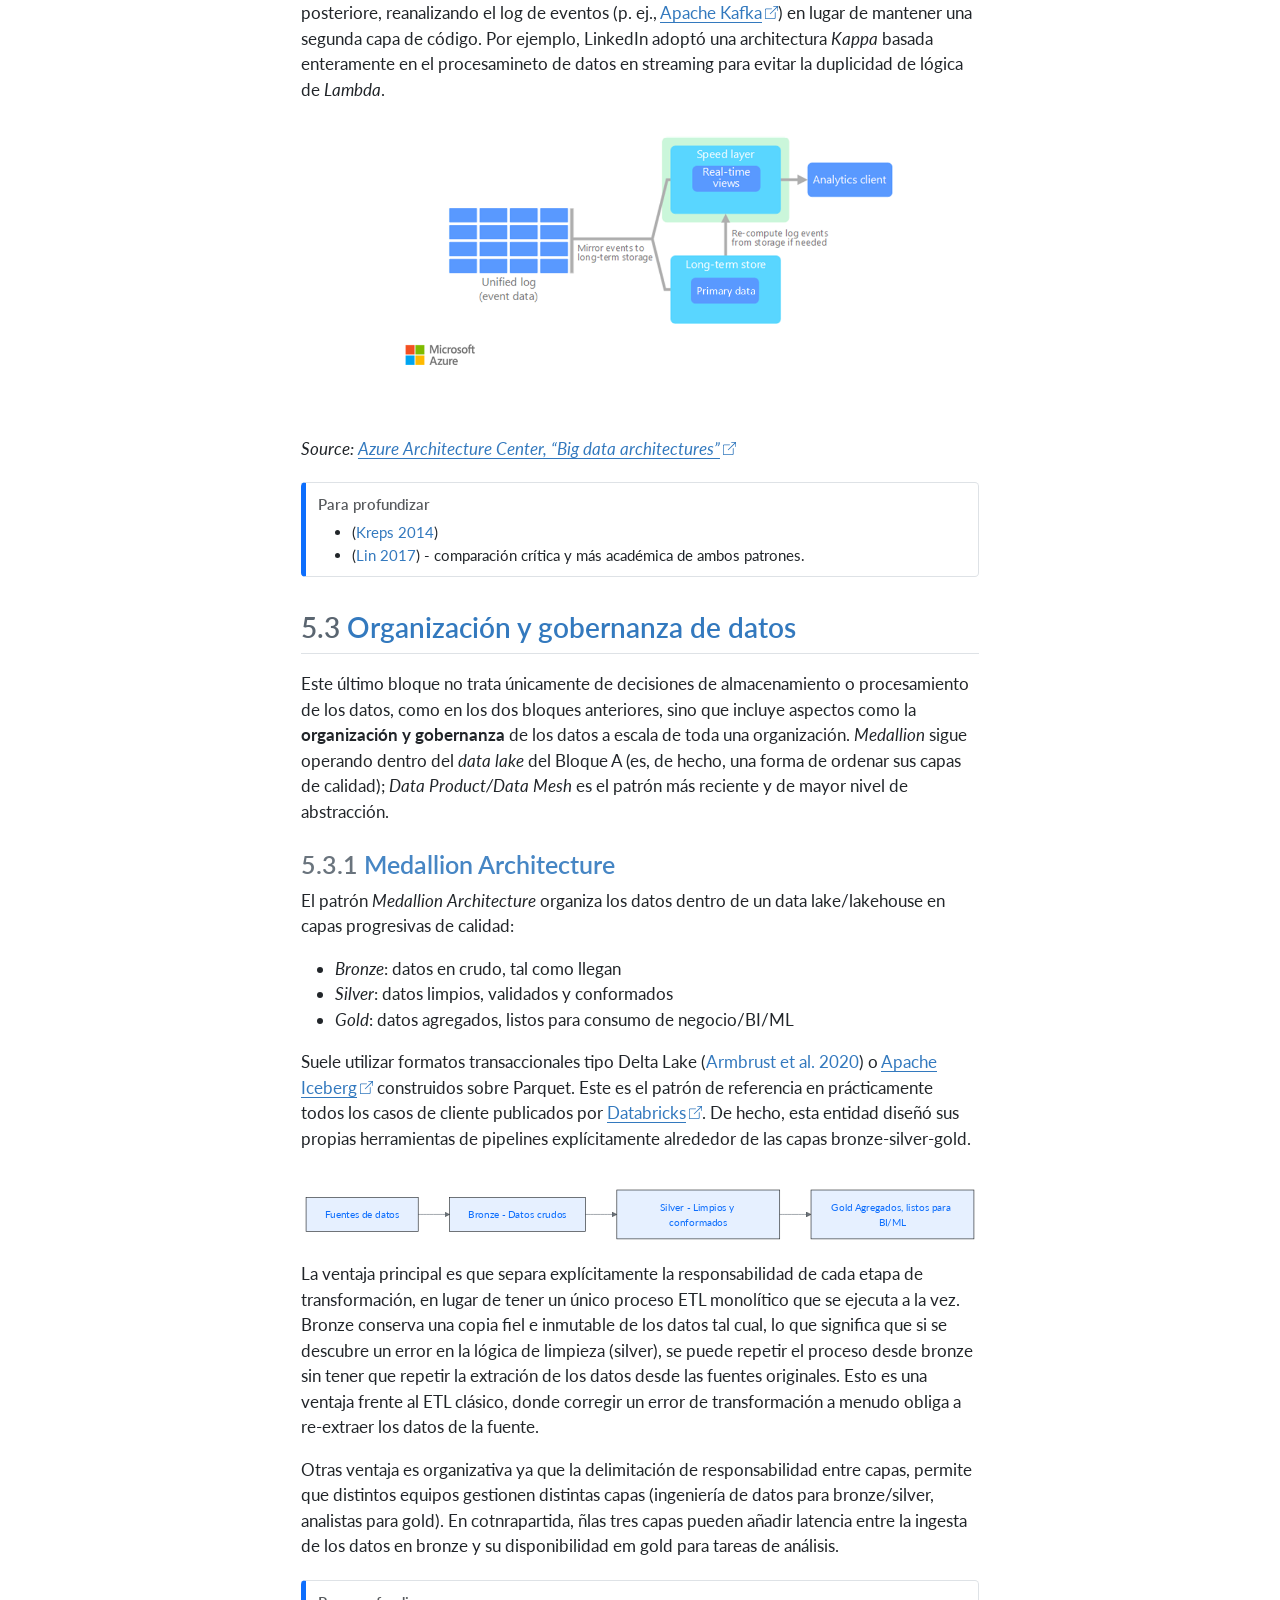
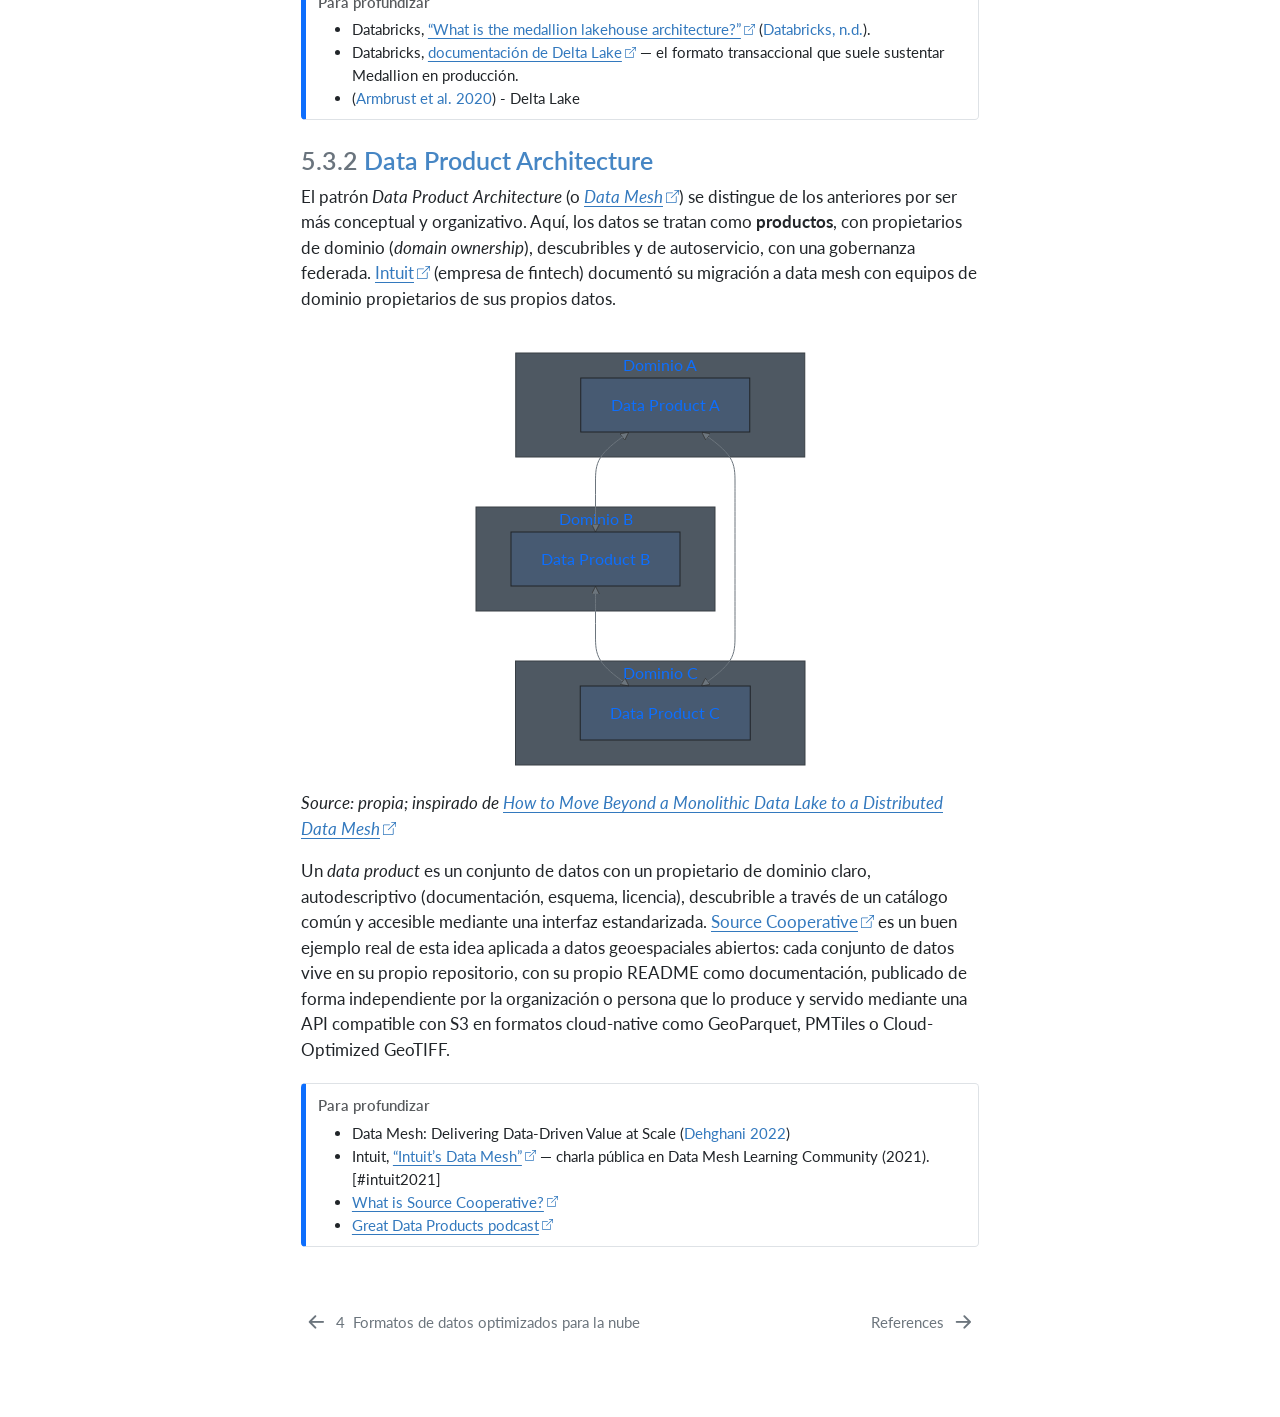
<file: materials/05_data_architecture_patterns.html>
<!DOCTYPE html>
<html xmlns="http://www.w3.org/1999/xhtml" lang="en" xml:lang="en"><head>

<meta charset="utf-8">
<meta name="generator" content="quarto-1.11.9">

<meta name="viewport" content="width=device-width, initial-scale=1.0, user-scalable=yes">

<meta name="description" content="Diseño de Software">

<title>5&nbsp; Patrones de arquitectura de datos – EI1039 - 2026/2027</title>
<style>
/* Default styles provided by pandoc.
** See https://pandoc.org/MANUAL.html#variables-for-html for config info.
*/
span.smallcaps{font-variant: small-caps;}
div.columns{display: flex; gap: 1.5em;}
div.column{flex: auto;}
@media screen {
div.columns{gap: min(4vw, 1.5em);}
div.column{overflow-x: auto;}
}
div.hanging-indent{margin-left: 1.5em; text-indent: -1.5em;}
ul.task-list{list-style: none;}
ul.task-list li input[type="checkbox"] {
  width: 0.8em;
  margin: 0 0.8em 0.2em -1em; /* quarto-specific, see https://github.com/quarto-dev/quarto-cli/issues/4556 */ 
  vertical-align: middle;
}
/* CSS for citations */
div.csl-bib-body { }
div.csl-entry {
  clear: both;
}
.hanging-indent div.csl-entry {
  margin-left:2em;
  text-indent:-2em;
}
div.csl-left-margin {
  min-width:2em;
  float:left;
}
div.csl-right-inline {
  margin-left:2em;
  padding-left:1em;
}
div.csl-indent {
  margin-left: 2em;
}</style>


<script src="../site_libs/quarto-nav/quarto-nav.js"></script>
<script src="../site_libs/quarto-nav/headroom.min.js"></script>
<script src="../site_libs/clipboard/clipboard.min.js"></script>
<script src="../site_libs/quarto-search/autocomplete.umd.js"></script>
<script src="../site_libs/quarto-search/fuse.min.js"></script>
<script src="../site_libs/quarto-search/quarto-search.js"></script>
<meta name="quarto:offset" content="../">
<link href="../references.html" rel="next">
<link href="../materials/04_cloud_data_formats.html" rel="prev">
<script src="../site_libs/quarto-html/quarto.js" type="module"></script>
<script src="../site_libs/quarto-html/tabsets/tabsets.js" type="module"></script>
<script src="../site_libs/quarto-html/scrollable-regions/scrollable-regions.js" type="module"></script>
<script src="../site_libs/quarto-html/popper.min.js"></script>
<script src="../site_libs/quarto-html/tippy.umd.min.js"></script>
<script src="../site_libs/quarto-html/anchor.min.js"></script>
<link href="../site_libs/quarto-html/tippy.css" rel="stylesheet">
<link href="../site_libs/quarto-html/quarto-syntax-highlighting-95314a05dc0222111ae2e635bd46ac38.css" rel="stylesheet" id="quarto-text-highlighting-styles">
<script src="../site_libs/bootstrap/bootstrap.min.js"></script>
<link href="../site_libs/bootstrap/bootstrap-icons.css" rel="stylesheet">
<link href="../site_libs/bootstrap/bootstrap-d57ed9c935aac95441555c2aa4f30b82.min.css" rel="stylesheet" append-hash="true" id="quarto-bootstrap" data-mode="light">
<script id="quarto-search-options" type="application/json">{
  "location": "sidebar",
  "copy-button": false,
  "collapse-after": 3,
  "panel-placement": "start",
  "type": "textbox",
  "limit": 50,
  "keyboard-shortcut": [
    "f",
    "/",
    "s"
  ],
  "show-item-context": false,
  "language": {
    "search-no-results-text": "No results",
    "search-matching-documents-text": "matching documents",
    "search-copy-link-title": "Copy link to search",
    "search-hide-matches-text": "Hide additional matches",
    "search-more-match-text": "more match in this document",
    "search-more-matches-text": "more matches in this document",
    "search-clear-button-title": "Clear",
    "search-text-placeholder": "",
    "search-detached-cancel-button-title": "Cancel",
    "search-submit-button-title": "Submit",
    "search-label": "Search"
  }
}</script>
<script src="../site_libs/quarto-diagram/mermaid.min.js"></script>
<script src="../site_libs/quarto-diagram/mermaid-init.js"></script>
<link href="../site_libs/quarto-diagram/mermaid.css" rel="stylesheet">


</head>

<body class="nav-sidebar floating quarto-light"><a id="quarto-skip-link" class="visually-hidden-focusable" href="#quarto-document-content">Skip to main content</a>

<div id="quarto-search-results"></div>
  <header id="quarto-header" class="headroom fixed-top">
  <nav class="quarto-secondary-nav" aria-label="Toolbar">
    <div class="container-fluid d-flex">
      <button type="button" class="quarto-btn-toggle btn" data-bs-toggle="collapse" role="button" data-bs-target=".quarto-sidebar-collapse-item" aria-controls="quarto-sidebar" aria-expanded="false" aria-label="Toggle sidebar navigation" onclick="if (window.quartoToggleHeadroom) { window.quartoToggleHeadroom(); }">
        <i class="bi bi-layout-text-sidebar-reverse"></i>
      </button>
        <nav class="quarto-page-breadcrumbs" aria-label="Breadcrumbs"><ol class="breadcrumb"><li class="breadcrumb-item"><a href="../materials/05_data_architecture_patterns.html"><span class="chapter-number">5</span>&nbsp; <span class="chapter-title">Patrones de arquitectura de datos</span></a></li></ol></nav>
        <a class="flex-grow-1" data-bs-toggle="collapse" data-bs-target=".quarto-sidebar-collapse-item" onclick="if (window.quartoToggleHeadroom) { window.quartoToggleHeadroom(); }">      
        </a>
      <button type="button" class="btn quarto-search-button" aria-label="Search" onclick="window.quartoOpenSearch();">
        <i class="bi bi-search"></i>
      </button>
    </div>
  </nav>
</header>
<!-- content -->
<div id="quarto-content" class="quarto-container page-columns page-rows-contents page-layout-article">
<!-- sidebar -->
  <nav id="quarto-sidebar" class="sidebar collapse collapse-horizontal quarto-sidebar-collapse-item sidebar-navigation floating overflow-auto" aria-label="Site">
    <div class="pt-lg-2 mt-2 text-left sidebar-header">
    <div class="sidebar-title mb-0 py-0">
      <a href="../">EI1039 - 2026/2027</a> 
        <div class="sidebar-tools-main">
    <a href="https://github.com/cgranell/ei2639" title="Source Code" class="quarto-navigation-tool px-1" aria-label="Source Code"><i class="bi bi-github"></i></a>
  <a href="" class="quarto-reader-toggle quarto-navigation-tool px-1" onclick="window.quartoToggleReader(); return false;" title="Toggle reader mode">
  <div class="quarto-reader-toggle-btn">
  <i class="bi"></i>
  </div>
</a>
</div>
    </div>
      </div>
        <div class="mt-2 flex-shrink-0 align-items-center">
        <div class="sidebar-search">
        <div id="quarto-search" class="" title="Search"></div>
        </div>
        </div>
    <div class="sidebar-menu-container"> 
    <ul class="list-unstyled mt-1">
        <li class="sidebar-item">
  <div class="sidebar-item-container"> 
  <a href="../index.html" class="sidebar-item-text sidebar-link">
 <span class="menu-text">Introducción</span></a>
  </div>
</li>
        <li class="sidebar-item">
  <div class="sidebar-item-container"> 
  <a href="../materials/01_architecture.html" class="sidebar-item-text sidebar-link">
 <span class="menu-text"><span class="chapter-number">1</span>&nbsp; <span class="chapter-title">Fundamentos de arquitectura</span></span></a>
  </div>
</li>
        <li class="sidebar-item">
  <div class="sidebar-item-container"> 
  <a href="../materials/02_principles.html" class="sidebar-item-text sidebar-link">
 <span class="menu-text"><span class="chapter-number">2</span>&nbsp; <span class="chapter-title">Principios de diseño de software</span></span></a>
  </div>
</li>
        <li class="sidebar-item">
  <div class="sidebar-item-container"> 
  <a href="../materials/03_design_patterns.html" class="sidebar-item-text sidebar-link">
 <span class="menu-text"><span class="chapter-number">3</span>&nbsp; <span class="chapter-title">Patrones de diseño</span></span></a>
  </div>
</li>
        <li class="sidebar-item">
  <div class="sidebar-item-container"> 
  <a href="../materials/04_cloud_data_formats.html" class="sidebar-item-text sidebar-link">
 <span class="menu-text"><span class="chapter-number">4</span>&nbsp; <span class="chapter-title">Formatos de datos optimizados para la nube</span></span></a>
  </div>
</li>
        <li class="sidebar-item">
  <div class="sidebar-item-container"> 
  <a href="../materials/05_data_architecture_patterns.html" class="sidebar-item-text sidebar-link active">
 <span class="menu-text"><span class="chapter-number">5</span>&nbsp; <span class="chapter-title">Patrones de arquitectura de datos</span></span></a>
  </div>
</li>
        <li class="sidebar-item">
  <div class="sidebar-item-container"> 
  <a href="../references.html" class="sidebar-item-text sidebar-link">
 <span class="menu-text">References</span></a>
  </div>
</li>
    </ul>
    </div>
</nav>
<div id="quarto-sidebar-glass" class="quarto-sidebar-collapse-item" data-bs-toggle="collapse" data-bs-target=".quarto-sidebar-collapse-item"></div>
<!-- margin-sidebar -->
    <div id="quarto-margin-sidebar" class="sidebar margin-sidebar">
        <nav id="TOC" role="doc-toc" aria-labelledby="toc-title" class="toc-active">
    <h2 id="toc-title">Table of contents</h2>
   
  <ul>
  <li><a href="#almacenamiento-de-etl-a-data-lake" id="toc-almacenamiento-de-etl-a-data-lake" class="nav-link active" data-scroll-target="#almacenamiento-de-etl-a-data-lake"><span class="header-section-number">5.1</span> Almacenamiento: de ETL a Data Lake</a>
  <ul class="collapse">
  <li><a href="#etl-architecture" id="toc-etl-architecture" class="nav-link" data-scroll-target="#etl-architecture"><span class="header-section-number">5.1.1</span> ETL Architecture</a></li>
  <li><a href="#data-lake-architecture" id="toc-data-lake-architecture" class="nav-link" data-scroll-target="#data-lake-architecture"><span class="header-section-number">5.1.2</span> Data Lake Architecture</a></li>
  </ul></li>
  <li><a href="#procesamiento-batch-vs.-tiempo-real" id="toc-procesamiento-batch-vs.-tiempo-real" class="nav-link" data-scroll-target="#procesamiento-batch-vs.-tiempo-real"><span class="header-section-number">5.2</span> Procesamiento: batch vs.&nbsp;tiempo real</a>
  <ul class="collapse">
  <li><a href="#lambda-architecture" id="toc-lambda-architecture" class="nav-link" data-scroll-target="#lambda-architecture"><span class="header-section-number">5.2.1</span> Lambda Architecture</a></li>
  <li><a href="#kappa-architecture" id="toc-kappa-architecture" class="nav-link" data-scroll-target="#kappa-architecture"><span class="header-section-number">5.2.2</span> Kappa Architecture</a></li>
  </ul></li>
  <li><a href="#organización-y-gobernanza-de-datos" id="toc-organización-y-gobernanza-de-datos" class="nav-link" data-scroll-target="#organización-y-gobernanza-de-datos"><span class="header-section-number">5.3</span> Organización y gobernanza de datos</a>
  <ul class="collapse">
  <li><a href="#medallion-architecture" id="toc-medallion-architecture" class="nav-link" data-scroll-target="#medallion-architecture"><span class="header-section-number">5.3.1</span> Medallion Architecture</a></li>
  <li><a href="#data-product-architecture" id="toc-data-product-architecture" class="nav-link" data-scroll-target="#data-product-architecture"><span class="header-section-number">5.3.2</span> Data Product Architecture</a></li>
  </ul></li>
  </ul>
<div class="toc-actions"><ul><li><a href="https://github.com/cgranell/ei2639/blob/main/materials/05_data_architecture_patterns.qmd" class="toc-action"><i class="bi bi-github"></i>View source</a></li><li><a href="https://github.com/cgranell/ei2639/edit/main/materials/05_data_architecture_patterns.qmd" class="toc-action"><i class="bi empty"></i>Edit this page</a></li><li><a href="https://github.com/cgranell/ei2639/issues/new" class="toc-action"><i class="bi empty"></i>Report an issue</a></li></ul></div></nav>
    </div>
<!-- main -->
<main class="content" id="quarto-document-content" tabindex="-1">

<header id="title-block-header" class="quarto-title-block default">
<div class="quarto-title">
<h1 class="title"><span class="chapter-number">5</span>&nbsp; <span class="chapter-title">Patrones de arquitectura de datos</span></h1>
</div>



<div class="quarto-title-meta">

    
  
    
  </div>
  


</header>


<p>Como señala <span class="citation" data-cites="heck2024_dataengineering">(<a href="../references.html#ref-heck2024_dataengineering" role="doc-biblioref">Heck 2024</a>)</span>, la <strong>ingeniería de datos</strong> es</p>
<blockquote class="blockquote">
<p>“el desarrollo, la implementación y el mantenimiento de sistemas y procesos que toman datos en crud y producen información consistente y de alta calidad que soporta casos de uso posteriores, como el análisis y el aprendizaje automático” <span class="citation" data-cites="reis2022">(<a href="../references.html#ref-reis2022" role="doc-biblioref">Reis and Housley 2022</a>)</span>, citado en <span class="citation" data-cites="heck2024_dataengineering">(<a href="../references.html#ref-heck2024_dataengineering" role="doc-biblioref">Heck 2024</a>)</span>.</p>
</blockquote>
<p>La ingeniería de datos es la disciplina que diseña, construye y mantiene los sistemas, infraestructuras y arquitecturas que permiten recopilar, almacenar, transformar y poner a disposición los datos de una organización para su análisis y uso operativo. Combina principios de ingeniería de software, arquitectura de sistemas y gestión de datos para garantizar que la información <em>fluya</em> de manera fiable desde las fuentes originales hasta los usuarios finales, ya sean éstos otros sistemas o aplicaciones (modelos IA, applicaciones de negocio, dashboards), personal especializado (analistas, científicos de datos) o el público en general.</p>
<p>Por lo tanto, la ingeniería de datos, como disciplina, no va de trasladar, mover, o copiar datos de un sistema a otro. El perfil del ingeniero/a de datos se encarga de diseñar y construir arquitecturas de datos escalables, fiables, seguras, rentables y preparadas para la analítica y la IA. Sus tareas incluyen, entre otras, el diseño de <em>workflows</em> de captura y transformación de datos, la especificacion de modelos de datos óptimos, la gobernanza de los datos, o la calidad de los datos.</p>
<p>A medida que organizaciones y entidades adoptan la computación y plataformas en la nube, analítica en tiempo real, productos de datos y aplicaciones o modelos dirigidas por la IA, comprender los <strong>patrones de arquitectura de datos</strong> (por ejemplo, <span class="citation" data-cites="aais2026">(<a href="../references.html#ref-aais2026" role="doc-biblioref">E-learning 2026</a>)</span>) es una habilidad primordial. Al igual que los patrones de diseño de software, los patrones de arquitectura de datos ofrecen soluciones probadas a problemas recurrentes, ya sean éstos la integración de fuentes de datos heterogéneas, servir datos a baja latencia, o garantizar la trazabilidad de los datos.</p>
<p>En la <a href="04_cloud_data_formats.html">sección anterior</a> vimos los formatos de datos optimizados para la nube (Parquet y afines): columnar, comprimidos, con esquema explícito y evolución de esquema. Podríamos decir que estos formatos optimizados son los <em>ladrillos</em> y que los patrones de arquitectura de datos son los <em>planos</em>: deciden cómo se combinan esos ladrillos en un sistema completo, es decir, dónde se almacenan los datos, cómo se procesan, cómo se organizan y tratan aspectos de gobernanza de datos a nivel de toda una organización.</p>
<p>Para entender el rol que desempeñan los siguiente patrones de arquitectura de datos a un nivel alto de abstracción, los agrupamos en tres bloques:</p>
<ul>
<li><strong>Almacenamiento:</strong> ¿dónde y con qué esquema guardamos los datos? (<em>ETL</em> y <em>Data Lake</em>)</li>
<li><strong>Procesamiento:</strong> ¿cómo equilibramos latencia y precisión entre análisis por lotes y en tiempo real? (<em>Lambda</em> y <em>Kappa</em>)</li>
<li><strong>Organización y gobernanza:</strong> ¿cómo estructuramos y definimos la gobernanza de los datos a escala de organización? (<em>Medallion</em> y <em>Data Product</em>)</li>
</ul>
<p>Cada bloque depende conceptualmente de otros. El bloque de “organización y gobernanza” se apoya en las decisiones de almacenamiento del bloque de “Almacenamiento”. Por ejemplo, el patrón <em>medallion</em> puede verse como una forma de organizar capas en una arquitectura <em>data lake</em>. Por otro lado, las arquitecturas de “procesamiento” es una dimensión relativamente independiente del almacenamiento, ya que el análisis de datos sucede tanto si el almacenamiento es, por ejemplo, un <em>warehouse</em> o un <em>data lake</em>.</p>
<section id="almacenamiento-de-etl-a-data-lake" class="level2" data-number="5.1">
<h2 data-number="5.1" class="anchored" data-anchor-id="almacenamiento-de-etl-a-data-lake"><span class="header-section-number">5.1</span> Almacenamiento: de ETL a Data Lake</h2>
<p>Este bloque hace referencia al cambio de paradigma más antiguo de la ingeniería de datos: del esquema fijo definido antes de cargar los datos (<em>schema-on-write</em>), al almacenamiento de datos en crudo con el esquema aplicado en el momebnto de consumir los datos (<em>schema-on-read</em>). Este cambio fue posible en gran medida al abaratamiento del almacenamiento en la nube y a la aparición de los formatos de datos optimizados para la nube como parquet.</p>
<section id="etl-architecture" class="level3" data-number="5.1.1">
<h3 data-number="5.1.1" class="anchored" data-anchor-id="etl-architecture"><span class="header-section-number">5.1.1</span> ETL Architecture</h3>
<p><em>ETL architecture</em> es el patrón clásico de tres fases orientado a consultas analíticas estructuradas, como en aplicaciones y tecnologías de <a href="https://en.wikipedia.org/wiki/Business_intelligence"><em>Business intelligence</em></a> (BI):</p>
<ul>
<li><em>Extract</em>: extracción de datos desde fuentes y/o sistemas de origen</li>
<li><em>Transform</em>: limpieza, integración, agregación y validación de los datos en un esquema determinado (<em>schema-on-write</em>)</li>
<li><em>Load</em>: carga de los datos en un data warehouse con un esquema relacional fijo, optmizado para cierto tipo de consultas</li>
</ul>
<p>En la práctica, ETL se encuentra detrás de la mayoría los data warehouses bancarios y de seguros que siguen en producción <span class="citation" data-cites="kimball2004">(<a href="../references.html#ref-kimball2004" role="doc-biblioref">Kimball and Caserta 2004</a>)</span>. Microsoft SQL Server es un ejemplo de suite empresariales ETL clásica. Este mismo concepto de extraer-transformar-cargar se ha trasladado a la nube como un servicio gestionado, serverless y facturado por uso: <a href="https://learn.microsoft.com/es-es/azure/data-factory/introduction">Azure Data Factory</a>, <a href="https://aws.amazon.com/es/glue/?refid=2e7a6e09-deaa-4486-9128-1de811f41d33">AWS Glue</a></p>
<div class="quarto-figure quarto-figure-center">
<figure class="figure">
<p><img src="../images/etl-azure.png" class="img-fluid quarto-figure quarto-figure-center figure-img" style="width:80.0%" alt="ETL architecture"></p>
</figure>
</div>
<p><em>Source: <a href="https://learn.microsoft.com/en-us/azure/architecture/data-guide/relational-data/etl">Azure Architecture Center, “Extract, transform, and load (ETL)”</a></em></p>
<p>La ventaja promordial de ETL es que la transformación del esquema de datos ocurre <strong>antes</strong> de que los datos se almacenen, ya que el <em>warehouse</em> solo recibe datos ya limpios, validados y con un esquema fijo, de forma que procesos de análsis y herramientas de BI los consultan con previsibilidad, sin inconsistentes o duplicaciones. Esto es especialmente beneficioso en sectores regulados (banca, salud, seguros): la transformación de los datos pasa por una capa intermedia controlada (<em>transform</em>), que se encarga de aplicar reglas de validación establecidas, como reglas de calidad, anonimización de datos sensibles, o procesos de trazabilidad ligados a regulaciones legales <span class="citation" data-cites="kimballgroup_subsystems">(<a href="../references.html#ref-kimballgroup_subsystems" role="doc-biblioref">Kimball Group, n.d.</a>)</span>.</p>
<p>La contrapartida de ETL es la rigidez: cualquier cambio en la lógica de transformación requiere reprocesar y desplegar el pipeline analítico completo, lo que explica por qué muchas organizaciones se han movido hacia ELT (Extract, Load, Transform), donde se cargan los datos y luego se transforman aprovechando el cómputo barato y elástico de los warehouses cloud tipo BigQuery.</p>
<div class="callout callout-style-simple callout-note no-icon callout-titled">
<div class="callout-header d-flex align-content-center">
<div class="callout-icon-container">
<i class="callout-icon no-icon"></i>
</div>
<div class="callout-title-container flex-fill">
<span class="screen-reader-only">Note</span>Para profundizar
</div>
</div>
<div class="callout-body-container callout-body">
<ul>
<li><em>The Data Warehouse ETL Toolkit: Practical Techniques for Extracting, Cleaning, Conforming, and Delivering Data</em> <span class="citation" data-cites="kimball2004">(<a href="../references.html#ref-kimball2004" role="doc-biblioref">Kimball and Caserta 2004</a>)</span></li>
<li>Kimball Group, <a href="https://www.kimballgroup.com/data-warehouse-business-intelligence-resources/kimball-techniques/etl-architecture-34-subsystems/">“ETL Architecture’s 34 Subsystems”</a> <span class="citation" data-cites="kimballgroup_subsystems">(<a href="../references.html#ref-kimballgroup_subsystems" role="doc-biblioref">Kimball Group, n.d.</a>)</span>.</li>
</ul>
</div>
</div>
</section>
<section id="data-lake-architecture" class="level3" data-number="5.1.2">
<h3 data-number="5.1.2" class="anchored" data-anchor-id="data-lake-architecture"><span class="header-section-number">5.1.2</span> Data Lake Architecture</h3>
<p>El patrón <em>Data Lake Architecture</em> hace referencia a un repositorio centralizado que almacena datos en formato nativo o original (<em>schema-on-read</em>) en infraestructuras de la nube (mediante objetos de almacenamiento tipo Amazon S3) usando formatos orientados a columna como Parquet. A diferencia del patrón ETL, el esquema de los datos se decide al consumir los datos (<em>schema-on-read</em>), no en el momento de almacenarlo. Uber realizó una implementacion real a gran escala en su data lake transaccional sobre <a href="https://hudi.apache.org/">Apache Hudi</a> (también desarrollado intermante por Uber) para facilitar procesamiento incremental a escala de billones de registros de datos, evitando reescribir particiones completas en cada actualización.</p>
<div class="callout callout-style-simple callout-note no-icon callout-titled">
<div class="callout-header d-flex align-content-center">
<div class="callout-icon-container">
<i class="callout-icon no-icon"></i>
</div>
<div class="callout-title-container flex-fill">
<span class="screen-reader-only">Note</span>Para profundizar
</div>
</div>
<div class="callout-body-container callout-body">
<ul>
<li><a href="https://jamesdixon.wordpress.com/2010/10/14/pentaho-hadoop-and-data-lakes/">“Pentaho, Hadoop, and Data Lakes”</a><span class="citation" data-cites="dixon2010">(<a href="../references.html#ref-dixon2010" role="doc-biblioref">Dixon 2010</a>)</span> - entrada de blog original que acuña el término.</li>
<li><span class="citation" data-cites="azzabi2024">(<a href="../references.html#ref-azzabi2024" role="doc-biblioref">Azzabi et al. 2024</a>)</span></li>
<li><span class="citation" data-cites="minghini2022">(<a href="../references.html#ref-minghini2022" role="doc-biblioref">Minghini et al. 2022</a>)</span></li>
<li>Uber Engineering, <a href="https://www.uber.com/us/en/blog/ubers-lakehouse-architecture/">“Uber’s Lakehouse Architecture”</a></li>
</ul>
</div>
</div>
<p>La primera ventaja es el <em>schema-on-read</em>: no hace falta decidir la estructura de los datos antes de guardarlos, como sí exige el ETL clásico. Esto permite ingerir de inmediato cualquier tipo de dato (logs semi-estructurados en JSON, imágenes, vídeo, texto) y posponer la decisión de cómo estructurarlos hasta el momento en que se realizan consultas analíticas. Este es habitual en proyectos de ciencia de datos y machine learning.</p>
<p>Otra ventaja (económico), es la separación entre almacenamiento y procesamiento/transformación: el almacenamiento de objetos en la nubeo es muy barato y se puede escalar casi sin límite, mientras que el cómputo (Spark, Trino, etc.) se activa únicamente cunado se require procesamiento. En los warehouses clásicos, almacenamiento y procesamiento/transformacón estaban acoplados y encarece el coste a medida que el volumen de datos aumenta.</p>
<p>La contrapartida es la falta de gobernalidad de los datos: calidad, trazabilidad, confiabilidad, etc.</p>
</section>
</section>
<section id="procesamiento-batch-vs.-tiempo-real" class="level2" data-number="5.2">
<h2 data-number="5.2" class="anchored" data-anchor-id="procesamiento-batch-vs.-tiempo-real"><span class="header-section-number">5.2</span> Procesamiento: batch vs.&nbsp;tiempo real</h2>
<p>El segundo bloque aborda el “cuándo”: ¿cómo servimos resultados con baja latencia sin renunciar a la precisión inherente cuando se analiza todo el histórico de datos? <em>Lambda</em> y <em>Kappa</em> son dos respuestas a la misma pregunta. Y <em>Kappa</em> solo se entiende <em>como una reacción</em> para paliar deficiencias de la arquitectura <em>Lambda</em>.</p>
<section id="lambda-architecture" class="level3" data-number="5.2.1">
<h3 data-number="5.2.1" class="anchored" data-anchor-id="lambda-architecture"><span class="header-section-number">5.2.1</span> Lambda Architecture</h3>
<p>El patrón <em>Lambda Architecture</em> combina dos capas o rutas paralelas sobre los mismos datos:</p>
<ul>
<li>capa <strong>batch</strong>: procesa todo el histórico, alta precisión, alta latencia.</li>
<li>capa <strong>speed/streaming</strong>: proceso datos recientes, baja latencia, resultados aproximados.</li>
</ul>
<p>Ambas vistas de datos se combinan y unifican en una capa <strong>serving</strong> para dar servicio a consulta analíticas. El coste aquí es mantener y sincronizar las dos capas de entrada de datos. En <span class="citation" data-cites="marz2015">(<a href="../references.html#ref-marz2015" role="doc-biblioref">Marz and Warren 2015</a>)</span>, el <a href="https://manning-content.s3.amazonaws.com/download/3/4142054-00c8-4115-879e-946c643f3665/big-data-ch01.pdf">capítulo 1</a> describe un ejemplo práctico en Twitter que combina <a href="https://hadoop.apache.org/">Apache Hadoop</a> (batch) con <a href="https://storm.apache.org/">Apache Storm</a> (streaming).</p>
<div class="quarto-figure quarto-figure-center">
<figure class="figure">
<p><img src="../images/lambda-azure.png" class="img-fluid quarto-figure quarto-figure-center figure-img" style="width:80.0%" alt="Lambda architecture"></p>
</figure>
</div>
<p><em>Source: <a href="https://learn.microsoft.com/en-us/azure/architecture/databases/guide/big-data-architectures">Azure Architecture Center, “Big data architectures”</a></em></p>
<div class="callout callout-style-simple callout-note no-icon callout-titled">
<div class="callout-header d-flex align-content-center">
<div class="callout-icon-container">
<i class="callout-icon no-icon"></i>
</div>
<div class="callout-title-container flex-fill">
<span class="screen-reader-only">Note</span>Para profundizar
</div>
</div>
<div class="callout-body-container callout-body">
<ul>
<li><span class="citation" data-cites="marz2015">(<a href="../references.html#ref-marz2015" role="doc-biblioref">Marz and Warren 2015</a>)</span></li>
</ul>
</div>
</div>
</section>
<section id="kappa-architecture" class="level3" data-number="5.2.2">
<h3 data-number="5.2.2" class="anchored" data-anchor-id="kappa-architecture"><span class="header-section-number">5.2.2</span> Kappa Architecture</h3>
<p>El patrón <em>Kappa</em> simplifica <em>Lambda</em> eliminando la capa batch. Todo el procesamiento de datos, tanto histórico como en tiempo real, pasa por un único fluho d eprocesamiento de datos en streaming. Normalmente, la integración de los datos históricos se realiza a posteriore, reanalizando el log de eventos (p.&nbsp;ej., <a href="https://kafka.apache.org/">Apache Kafka</a>) en lugar de mantener una segunda capa de código. Por ejemplo, LinkedIn adoptó una architectura <em>Kappa</em> basada enteramente en el procesamineto de datos en streaming para evitar la duplicidad de lógica de <em>Lambda</em>.</p>
<div class="quarto-figure quarto-figure-center">
<figure class="figure">
<p><img src="../images/kappa-azure.png" class="img-fluid quarto-figure quarto-figure-center figure-img" style="width:80.0%" alt="Lambda architecture"></p>
</figure>
</div>
<p><em>Source: <a href="https://learn.microsoft.com/en-us/azure/architecture/databases/guide/big-data-architectures">Azure Architecture Center, “Big data architectures”</a></em></p>
<div class="callout callout-style-simple callout-note no-icon callout-titled">
<div class="callout-header d-flex align-content-center">
<div class="callout-icon-container">
<i class="callout-icon no-icon"></i>
</div>
<div class="callout-title-container flex-fill">
<span class="screen-reader-only">Note</span>Para profundizar
</div>
</div>
<div class="callout-body-container callout-body">
<ul>
<li><span class="citation" data-cites="kreps2014">(<a href="../references.html#ref-kreps2014" role="doc-biblioref">Kreps 2014</a>)</span></li>
<li><span class="citation" data-cites="lin2017">(<a href="../references.html#ref-lin2017" role="doc-biblioref">Lin 2017</a>)</span> - comparación crítica y más académica de ambos patrones.</li>
</ul>
</div>
</div>
</section>
</section>
<section id="organización-y-gobernanza-de-datos" class="level2" data-number="5.3">
<h2 data-number="5.3" class="anchored" data-anchor-id="organización-y-gobernanza-de-datos"><span class="header-section-number">5.3</span> Organización y gobernanza de datos</h2>
<p>Este último bloque no trata únicamente de decisiones de almacenamiento o procesamiento de los datos, como en los dos bloques anteriores, sino que incluye aspectos como la <strong>organización y gobernanza</strong> de los datos a escala de toda una organización. <em>Medallion</em> sigue operando dentro del <em>data lake</em> del Bloque A (es, de hecho, una forma de ordenar sus capas de calidad); <em>Data Product/Data Mesh</em> es el patrón más reciente y de mayor nivel de abstracción.</p>
<section id="medallion-architecture" class="level3" data-number="5.3.1">
<h3 data-number="5.3.1" class="anchored" data-anchor-id="medallion-architecture"><span class="header-section-number">5.3.1</span> Medallion Architecture</h3>
<p>El patrón <em>Medallion Architecture</em> organiza los datos dentro de un data lake/lakehouse en capas progresivas de calidad:</p>
<ul>
<li><em>Bronze</em>: datos en crudo, tal como llegan</li>
<li><em>Silver</em>: datos limpios, validados y conformados</li>
<li><em>Gold</em>: datos agregados, listos para consumo de negocio/BI/ML</li>
</ul>
<p>Suele utilizar formatos transaccionales tipo Delta Lake <span class="citation" data-cites="armbrust2020">(<a href="../references.html#ref-armbrust2020" role="doc-biblioref">Armbrust et al. 2020</a>)</span> o <a href="https://iceberglakehouse.com/iceberg/iceberg-medallion-architecture/">Apache Iceberg</a> construidos sobre Parquet. Este es el patrón de referencia en prácticamente todos los casos de cliente publicados por <a href="https://www.databricks.com/">Databricks</a>. De hecho, esta entidad diseñó sus propias herramientas de pipelines explícitamente alrededor de las capas bronze-silver-gold.</p>
<div class="cell" data-layout-align="center">
<div class="cell-output-display">
<div>
<p></p><figure class="figure"><p></p>
<div>

<pre class="mermaid mermaid-js">flowchart LR
  A[Fuentes de datos] --&gt; B[Bronze - Datos crudos]
  B --&gt; C[Silver - Limpios y conformados]
  C --&gt; D[Gold Agregados, listos para BI/ML]
</pre>
</div>
<p></p></figure><p></p>
</div>
</div>
</div>
<p>La ventaja principal es que separa explícitamente la responsabilidad de cada etapa de transformación, en lugar de tener un único proceso ETL monolítico que se ejecuta a la vez. Bronze conserva una copia fiel e inmutable de los datos tal cual, lo que significa que si se descubre un error en la lógica de limpieza (silver), se puede repetir el proceso desde bronze sin tener que repetir la extración de los datos desde las fuentes originales. Esto es una ventaja frente al ETL clásico, donde corregir un error de transformación a menudo obliga a re-extraer los datos de la fuente.</p>
<p>Otras ventaja es organizativa ya que la delimitación de responsabilidad entre capas, permite que distintos equipos gestionen distintas capas (ingeniería de datos para bronze/silver, analistas para gold). En cotnrapartida, ñlas tres capas pueden añadir latencia entre la ingesta de los datos en bronze y su disponibilidad em gold para tareas de análisis.</p>
<div class="callout callout-style-simple callout-note no-icon callout-titled">
<div class="callout-header d-flex align-content-center">
<div class="callout-icon-container">
<i class="callout-icon no-icon"></i>
</div>
<div class="callout-title-container flex-fill">
<span class="screen-reader-only">Note</span>Para profundizar
</div>
</div>
<div class="callout-body-container callout-body">
<ul>
<li>Databricks, <a href="https://docs.databricks.com/aws/en/lakehouse/medallion">“What is the medallion lakehouse architecture?”</a> <span class="citation" data-cites="databricks_medallion">(<a href="../references.html#ref-databricks_medallion" role="doc-biblioref">Databricks, n.d.</a>)</span>.</li>
<li>Databricks, <a href="https://docs.databricks.com/aws/en/delta/">documentación de Delta Lake</a> — el formato transaccional que suele sustentar Medallion en producción.</li>
<li><span class="citation" data-cites="armbrust2020">(<a href="../references.html#ref-armbrust2020" role="doc-biblioref">Armbrust et al. 2020</a>)</span> - Delta Lake</li>
</ul>
</div>
</div>
</section>
<section id="data-product-architecture" class="level3" data-number="5.3.2">
<h3 data-number="5.3.2" class="anchored" data-anchor-id="data-product-architecture"><span class="header-section-number">5.3.2</span> Data Product Architecture</h3>
<p>El patrón <em>Data Product Architecture</em> (o <a href="https://en.wikipedia.org/wiki/Data_mesh"><em>Data Mesh</em></a>) se distingue de los anteriores por ser más conceptual y organizativo. Aquí, los datos se tratan como <strong>productos</strong>, con propietarios de dominio (<em>domain ownership</em>), descubribles y de autoservicio, con una gobernanza federada. <a href="https://www.intuit.com/">Intuit</a> (empresa de fintech) documentó su migración a data mesh con equipos de dominio propietarios de sus propios datos.</p>
<div class="cell" data-layout-align="center">
<div class="cell-output-display">
<div>
<p></p><figure class="figure"><p></p>
<div>

<pre class="mermaid mermaid-js">flowchart TB
  subgraph Dominio A
    DPA[Data Product A]
  end
  subgraph Dominio B
    DPB[Data Product B]
  end
  subgraph Dominio C
    DPC[Data Product C]
  end
  DPA &lt;--&gt; DPB
  DPB &lt;--&gt; DPC
  DPA &lt;--&gt; DPC
</pre>
</div>
<p></p></figure><p></p>
</div>
</div>
</div>
<p><em>Source: propia; inspirado de <a href="https://martinfowler.com/articles/data-monolith-to-mesh.html">How to Move Beyond a Monolithic Data Lake to a Distributed Data Mesh</a></em></p>
<p>Un <em>data product</em> es un conjunto de datos con un propietario de dominio claro, autodescriptivo (documentación, esquema, licencia), descubrible a través de un catálogo común y accesible mediante una interfaz estandarizada. <a href="https://source.coop/">Source Cooperative</a> es un buen ejemplo real de esta idea aplicada a datos geoespaciales abiertos: cada conjunto de datos vive en su propio repositorio, con su propio README como documentación, publicado de forma independiente por la organización o persona que lo produce y servido mediante una API compatible con S3 en formatos cloud-native como GeoParquet, PMTiles o Cloud-Optimized GeoTIFF.</p>
<div class="callout callout-style-simple callout-note no-icon callout-titled">
<div class="callout-header d-flex align-content-center">
<div class="callout-icon-container">
<i class="callout-icon no-icon"></i>
</div>
<div class="callout-title-container flex-fill">
<span class="screen-reader-only">Note</span>Para profundizar
</div>
</div>
<div class="callout-body-container callout-body">
<ul>
<li>Data Mesh: Delivering Data-Driven Value at Scale <span class="citation" data-cites="dehghani2022">(<a href="../references.html#ref-dehghani2022" role="doc-biblioref">Dehghani 2022</a>)</span></li>
<li>Intuit, <a href="https://www.slideshare.net/TristanBaker2/intuits-data-mesh-data-mesh-leaning-community-meetup-5132021">“Intuit’s Data Mesh”</a> — charla pública en Data Mesh Learning Community (2021). [#intuit2021]</li>
<li><a href="https://docs.source.coop/what-is-source">What is Source Cooperative?</a></li>
<li><a href="https://greatdataproducts.com/">Great Data Products podcast</a></li>
</ul>
</div>
</div>


<div id="refs" class="references csl-bib-body hanging-indent" role="list" style="display: none">
<div id="ref-armbrust2020" class="csl-entry" role="listitem">
Armbrust, Michael, Tathagata Das, Liwen Sun, et al. 2020. <span>“Delta Lake: High-Performance ACID Table Storage over Cloud Object Stores.”</span> <em>Proc. VLDB Endow.</em> 13 (12): 3411–24. <a href="https://doi.org/10.14778/3415478.3415560">https://doi.org/10.14778/3415478.3415560</a>.
</div>
<div id="ref-azzabi2024" class="csl-entry" role="listitem">
Azzabi, Siwar, Zaid Alfughi, and Abdelkader Ouda. 2024. <span>“Data Lakes: A Survey of Concepts and Architectures.”</span> <em>Computers</em> 13 (7): 183. <a href="https://doi.org/10.3390/computers13070183">https://doi.org/10.3390/computers13070183</a>.
</div>
<div id="ref-databricks_medallion" class="csl-entry" role="listitem">
Databricks. n.d. <span>“What Is the Medallion Lakehouse Architecture?”</span> Accessed November 26, 2026. <a href="https://docs.databricks.com/aws/en/lakehouse/medallion">https://docs.databricks.com/aws/en/lakehouse/medallion</a>.
</div>
<div id="ref-dehghani2022" class="csl-entry" role="listitem">
Dehghani, Zhamak. 2022. <em>Data Mesh: Delivering Data-Driven Value at Scale</em>. O’Reilly Media.
</div>
<div id="ref-dixon2010" class="csl-entry" role="listitem">
Dixon, James. 2010. <span>“Pentaho, Hadoop, and Data Lakes.”</span> <a href="https://jamesdixon.wordpress.com/2010/10/14/pentaho-hadoop-and-data-lakes/">https://jamesdixon.wordpress.com/2010/10/14/pentaho-hadoop-and-data-lakes/</a>.
</div>
<div id="ref-aais2026" class="csl-entry" role="listitem">
E-learning, AAIS. 2026. <em>The 12 Data Architecture Patterns Every Data Engineer Should Master in 2026</em>. Medium. <a href="https://medium.com/@aaiselearning/the-12-data-architecture-patterns-every-data-engineer-should-master-in-2026-00fe5f9052ce">https://medium.com/@aaiselearning/the-12-data-architecture-patterns-every-data-engineer-should-master-in-2026-00fe5f9052ce</a>.
</div>
<div id="ref-heck2024_dataengineering" class="csl-entry" role="listitem">
Heck, Petra. 2024. <span>“What about the Data? A Mapping Study on Data Engineering for AI Systems.”</span> <em>Proceedings of the IEEE/ACM 3rd International Conference on AI Engineering - Software Engineering for AI</em>, April, 43–52. <a href="https://doi.org/10.1145/3644815.3644954">https://doi.org/10.1145/3644815.3644954</a>.
</div>
<div id="ref-kimballgroup_subsystems" class="csl-entry" role="listitem">
Kimball Group. n.d. <span>“ETL Architecture’s 34 Subsystems.”</span> Accessed November 26, 2026. <a href="https://www.kimballgroup.com/data-warehouse-business-intelligence-resources/kimball-techniques/etl-architecture-34-subsystems/">https://www.kimballgroup.com/data-warehouse-business-intelligence-resources/kimball-techniques/etl-architecture-34-subsystems/</a>.
</div>
<div id="ref-kimball2004" class="csl-entry" role="listitem">
Kimball, Ralph, and Joe Caserta. 2004. <em>The Data Warehouse ETL Toolkit: Practical Techniques for Extracting, Cleaning, Conforming, and Delivering Data</em>. Wiley.
</div>
<div id="ref-kreps2014" class="csl-entry" role="listitem">
Kreps, Jay. 2014. <span>“Questioning the Lambda Architecture.”</span> <a href="https://www.oreilly.com/radar/questioning-the-lambda-architecture/">https://www.oreilly.com/radar/questioning-the-lambda-architecture/</a>.
</div>
<div id="ref-lin2017" class="csl-entry" role="listitem">
Lin, Jimmy. 2017. <span>“The Lambda and the Kappa.”</span> <em>IEEE Internet Computing</em> 21 (5): 60–66. <a href="https://doi.org/10.1109/MIC.2017.3481351">https://doi.org/10.1109/MIC.2017.3481351</a>.
</div>
<div id="ref-marz2015" class="csl-entry" role="listitem">
Marz, Nathan, and James Warren. 2015. <em>Big Data: Principles and Best Practices of Scalable Real-Time Data Systems</em>. Manning Publications.
</div>
<div id="ref-minghini2022" class="csl-entry" role="listitem">
Minghini, Marco, Alexander Kotsev, and Carlos Granell. 2022. <span>“A European Approach to the Establishment of Data Spaces.”</span> <em>Data</em> 7 (8). <a href="https://doi.org/10.3390/data7080118">https://doi.org/10.3390/data7080118</a>.
</div>
<div id="ref-reis2022" class="csl-entry" role="listitem">
Reis, Joe, and Matt Housley. 2022. <em>Fundamentals of Data Engineering</em>. O’Reilly. <a href="https://www.oreilly.com/library/view/fundamentals-of-data/9781098108298/">https://www.oreilly.com/library/view/fundamentals-of-data/9781098108298/</a>.
</div>
</div>
</section>
</section>

</main> <!-- /main -->
<script id="quarto-html-after-body" type="application/javascript">
  window.document.addEventListener("DOMContentLoaded", function (event) {
    const icon = "";
    const anchorJS = new window.AnchorJS();
    anchorJS.options = {
      placement: 'right',
      icon: icon
    };
    anchorJS.add('.anchored');
    const isCodeAnnotation = (el) => {
      for (const clz of el.classList) {
        if (clz.startsWith('code-annotation-')) {                     
          return true;
        }
      }
      return false;
    }
    const onCopySuccess = function(e) {
      // button target
      const button = e.trigger;
      // don't keep focus
      button.blur();
      // flash "checked"
      button.classList.add('code-copy-button-checked');
      var currentTitle = button.getAttribute("title");
      button.setAttribute("title", "Copied!");
      let tooltip;
      if (window.bootstrap) {
        button.setAttribute("data-bs-toggle", "tooltip");
        button.setAttribute("data-bs-placement", "left");
        button.setAttribute("data-bs-title", "Copied!");
        tooltip = new bootstrap.Tooltip(button, 
          { trigger: "manual", 
            customClass: "code-copy-button-tooltip",
            offset: [0, -8]});
        tooltip.show();    
      }
      setTimeout(function() {
        if (tooltip) {
          tooltip.hide();
          button.removeAttribute("data-bs-title");
          button.removeAttribute("data-bs-toggle");
          button.removeAttribute("data-bs-placement");
        }
        button.setAttribute("title", currentTitle);
        button.classList.remove('code-copy-button-checked');
      }, 1000);
      // clear code selection
      e.clearSelection();
    }
    const getTextToCopy = function(trigger) {
      const outerScaffold = trigger.parentElement.cloneNode(true);
      const codeEl = outerScaffold.querySelector('code');
      for (const childEl of codeEl.children) {
        if (isCodeAnnotation(childEl)) {
          childEl.remove();
        }
      }
      return codeEl.innerText;
    }
    const clipboard = new window.ClipboardJS('.code-copy-button:not([data-in-quarto-modal])', {
      text: getTextToCopy
    });
    clipboard.on('success', onCopySuccess);
    if (window.document.getElementById('quarto-embedded-source-code-modal')) {
      const clipboardModal = new window.ClipboardJS('.code-copy-button[data-in-quarto-modal]', {
        text: getTextToCopy,
        container: window.document.getElementById('quarto-embedded-source-code-modal')
      });
      clipboardModal.on('success', onCopySuccess);
    }
      var localhostRegex = new RegExp(/^(?:http|https):\/\/localhost\:?[0-9]*\//);
      var mailtoRegex = new RegExp(/^mailto:/);
        var filterRegex = new RegExp('/' + window.location.host + '/');
      const newWindowLabel = "(opens in a new tab)";
      const newWindowNoteId = "quarto-ext-newwindow-label";
      // Links reference one hidden label through aria-describedby, so the
      // announcement never changes their accessible name.
      var describeNewWindow = (link) => {
        if (!window.document.getElementById(newWindowNoteId)) {
          var newWindowNote = window.document.createElement("span");
          newWindowNote.id = newWindowNoteId;
          newWindowNote.hidden = true;
          newWindowNote.textContent = newWindowLabel;
          window.document.body.appendChild(newWindowNote);
        }
        var describedBy = (link.getAttribute("aria-describedby") || "").split(/\s+/).filter(Boolean);
        if (!describedBy.includes(newWindowNoteId)) {
          describedBy.push(newWindowNoteId);
          link.setAttribute("aria-describedby", describedBy.join(" "));
        }
      }
      var isInternal = (href) => {
          return filterRegex.test(href) || localhostRegex.test(href) || mailtoRegex.test(href);
      }
      // Inspect non-navigation links and adorn them if external
      window.quartoDecorateExternalLinks = function (root) {
     var links = (root || window.document).querySelectorAll('a[href]:not(.nav-link):not(.navbar-brand):not(.toc-action):not(.sidebar-link):not(.sidebar-item-toggle):not(.pagination-link):not(.no-external):not([aria-hidden]):not(.dropdown-item):not(.quarto-navigation-tool):not(.about-link)');
      for (var i=0; i<links.length; i++) {
        const link = links[i];
        if (!isInternal(link.href)) {
          // undo the damage that might have been done by quarto-nav.js in the case of
          // links that we want to consider external
          if (link.dataset.originalHref !== undefined) {
            link.href = link.dataset.originalHref;
          }
            // target, if specified
            link.setAttribute("target", "_blank");
            if (link.getAttribute("rel") === null) {
              link.setAttribute("rel", "noopener");
            }
            describeNewWindow(link);
          if (!link.classList.contains('no-external-icon')) {
            // default icon
            link.classList.add("external");
          }
        }
      }
      };
      window.quartoDecorateExternalLinks(window.document);
    // Esc closes the popup (WCAG 1.4.13) and focus leaving both trigger and
    // popup closes it (WCAG 2.4.11); tippy handles neither for interactive popups.
    const hideOnEscAndFocusOut = {
      name: 'hideOnEscAndFocusOut',
      defaultValue: true,
      fn(instance) {
        const dismiss = () => {
          // A show scheduled by the trigger delay would otherwise reopen it
          instance.clearDelayTimeouts();
          instance.hide();
        };
        const onKeyDown = (event) => {
          if (event.key !== 'Escape') {
            return;
          }
          // Keep Esc from also reaching page handlers (e.g. reveal.js overview),
          // except an open reveal.js slide menu, which Esc should close too.
          // The menu handles keys only when its keyboard option is on.
          const menuHandlesEsc = window.Reveal?.getPlugin?.('menu')?.isOpen() &&
            window.Reveal.getConfig().menu?.keyboard !== false;
          if (!menuHandlesEsc) {
            event.stopPropagation();
          }
          if (instance.popper.contains(window.document.activeElement)) {
            // Disabled while refocusing so the focus trigger does not reopen it
            instance.disable();
            instance.reference.focus();
            instance.enable();
          }
          dismiss();
        };
        const onFocusOut = (event) => {
          const target = event.relatedTarget;
          if (target && !instance.reference.contains(target) &&
              !instance.popper.contains(target)) {
            dismiss();
          }
        };
        // On the trigger too: a click trigger (code-annotations: select) has no
        // blur handling. Attached for the instance's lifetime so leaving the
        // trigger also cancels a show still pending on the trigger delay.
        instance.reference.addEventListener('focusout', onFocusOut);
        return {
          onShow() {
            window.document.addEventListener('keydown', onKeyDown, true);
            instance.popper.addEventListener('focusout', onFocusOut);
          },
          onHide() {
            window.document.removeEventListener('keydown', onKeyDown, true);
            instance.popper.removeEventListener('focusout', onFocusOut);
          },
          onDestroy() {
            instance.reference.removeEventListener('focusout', onFocusOut);
          },
        };
      },
    };
    function tippyHover(el, contentFn, onTriggerFn, onUntriggerFn) {
      const config = {
        allowHTML: true,
        maxWidth: 500,
        delay: 100,
        arrow: false,
        appendTo: function(el) {
            return el.parentElement;
        },
        interactive: true,
        interactiveBorder: 10,
        theme: 'quarto',
        placement: 'bottom-start',
        plugins: [hideOnEscAndFocusOut],
      };
      if (contentFn) {
        config.content = contentFn;
      }
      if (onTriggerFn) {
        config.onTrigger = onTriggerFn;
      }
      if (onUntriggerFn) {
        config.onUntrigger = onUntriggerFn;
      }
      window.tippy(el, config); 
    }
    const noterefs = window.document.querySelectorAll('a[role="doc-noteref"]');
    for (var i=0; i<noterefs.length; i++) {
      const ref = noterefs[i];
      tippyHover(ref, function() {
        // use id or data attribute instead here
        let href = ref.getAttribute('data-footnote-href') || ref.getAttribute('href');
        try { href = new URL(href).hash; } catch {}
        const id = href.replace(/^#\/?/, "");
        const note = window.document.getElementById(id);
        if (note) {
          return note.innerHTML;
        } else {
          return "";
        }
      });
    }
    const xrefs = window.document.querySelectorAll('a.quarto-xref');
    const processXRef = (id, note) => {
      // Strip column container classes
      const stripColumnClz = (el) => {
        el.classList.remove("page-full", "page-columns");
        if (el.children) {
          for (const child of el.children) {
            stripColumnClz(child);
          }
        }
      }
      stripColumnClz(note)
      if (id === null || id.startsWith('sec-')) {
        // Special case sections, only their first couple elements
        const container = document.createElement("div");
        if (note.children && note.children.length > 2) {
          container.appendChild(note.children[0].cloneNode(true));
          for (let i = 1; i < note.children.length; i++) {
            const child = note.children[i];
            if (child.tagName === "P" && child.innerText === "") {
              continue;
            } else {
              container.appendChild(child.cloneNode(true));
              break;
            }
          }
          if (window.Quarto?.typesetMath) {
            window.Quarto.typesetMath(container);
          }
          return container.innerHTML
        } else {
          if (window.Quarto?.typesetMath) {
            window.Quarto.typesetMath(note);
          }
          return note.innerHTML;
        }
      } else {
        // Remove any anchor links if they are present
        const anchorLink = note.querySelector('a.anchorjs-link');
        if (anchorLink) {
          anchorLink.remove();
        }
        if (window.Quarto?.typesetMath) {
          window.Quarto.typesetMath(note);
        }
        if (note.classList.contains("callout")) {
          return note.outerHTML;
        } else {
          return note.innerHTML;
        }
      }
    }
    for (var i=0; i<xrefs.length; i++) {
      const xref = xrefs[i];
      tippyHover(xref, undefined, function(instance) {
        instance.disable();
        let url = xref.getAttribute('href');
        let hash = undefined; 
        if (url.startsWith('#')) {
          hash = url;
        } else {
          try { hash = new URL(url).hash; } catch {}
        }
        if (hash) {
          const id = hash.replace(/^#\/?/, "");
          const note = window.document.getElementById(id);
          if (note !== null) {
            try {
              const html = processXRef(id, note.cloneNode(true));
              instance.setContent(html);
            } finally {
              instance.enable();
              instance.show();
            }
          } else {
            // See if we can fetch this
            fetch(url.split('#')[0])
            .then(res => res.text())
            .then(html => {
              const parser = new DOMParser();
              const htmlDoc = parser.parseFromString(html, "text/html");
              const note = htmlDoc.getElementById(id);
              if (note !== null) {
                const html = processXRef(id, note);
                instance.setContent(html);
              } 
            }).finally(() => {
              instance.enable();
              instance.show();
            });
          }
        } else {
          // See if we can fetch a full url (with no hash to target)
          // This is a special case and we should probably do some content thinning / targeting
          fetch(url)
          .then(res => res.text())
          .then(html => {
            const parser = new DOMParser();
            const htmlDoc = parser.parseFromString(html, "text/html");
            const note = htmlDoc.querySelector('main.content');
            if (note !== null) {
              // This should only happen for chapter cross references
              // (since there is no id in the URL)
              // remove the first header
              if (note.children.length > 0 && note.children[0].tagName === "HEADER") {
                note.children[0].remove();
              }
              const html = processXRef(null, note);
              instance.setContent(html);
            } 
          }).finally(() => {
            instance.enable();
            instance.show();
          });
        }
      }, function(instance) {
      });
    }
        let selectedAnnoteEl;
        const selectorForAnnotation = ( cell, annotation) => {
          let cellAttr = 'data-code-cell="' + cell + '"';
          let lineAttr = 'data-code-annotation="' +  annotation + '"';
          const selector = 'span[' + cellAttr + '][' + lineAttr + ']';
          return selector;
        }
        const selectCodeLines = (annoteEl) => {
          const doc = window.document;
          const targetCell = annoteEl.getAttribute("data-target-cell");
          const targetAnnotation = annoteEl.getAttribute("data-target-annotation");
          const annoteSpan = window.document.querySelector(selectorForAnnotation(targetCell, targetAnnotation));
          const lines = annoteSpan.getAttribute("data-code-lines").split(",");
          const lineIds = lines.map((line) => {
            return targetCell + "-" + line;
          })
          // Each band is positioned against its own containing block, which is
          // not the offsetParent of the lines, so place it from client rects.
          const placeBand = (band, firstEl, lastEl, codeBlock) => {
            const container = band.offsetParent;
            if (container === null) {
              return;
            }
            const containerRect = container.getBoundingClientRect();
            // Reveal.js scales slides with a transform, so convert client
            // pixels back to the CSS pixels of the container.
            const scale = containerRect.height / container.offsetHeight || 1;
            const firstRect = firstEl.getBoundingClientRect();
            const lastRect = lastEl.getBoundingClientRect();
            const top = (firstRect.top - containerRect.top) / scale - container.clientTop + container.scrollTop;
            const height = (lastRect.bottom - firstRect.top) / scale;
            band.style.top = top - 2 + "px";
            band.style.height = height + 4 + "px";
            if (codeBlock) {
              // Without the copy button wrapper, the containing block is wider
              // than the code block, so span the code block explicitly.
              const blockRect = codeBlock.getBoundingClientRect();
              band.style.left = (blockRect.left - containerRect.left) / scale - container.clientLeft + container.scrollLeft + "px";
              band.style.width = blockRect.width / scale + "px";
            }
          };
          if (lineIds.length > 0) {
            const el = window.document.getElementById(lineIds[0]);
            const lastEl = window.document.getElementById(lineIds[lineIds.length - 1]);
            const parent = el.parentElement.parentElement;
            // cook up a div (if necessary) and position it
            let div = window.document.getElementById("code-annotation-line-highlight");
            if (div === null) {
              div = window.document.createElement("div");
              div.setAttribute("id", "code-annotation-line-highlight");
              div.style.position = 'absolute';
              parent.appendChild(div);
            }
            placeBand(div, el, lastEl, parent.closest("div.sourceCode") || parent);
            let gutterDiv = window.document.getElementById("code-annotation-line-highlight-gutter");
            if (gutterDiv === null) {
              gutterDiv = window.document.createElement("div");
              gutterDiv.setAttribute("id", "code-annotation-line-highlight-gutter");
              gutterDiv.style.position = 'absolute';
              const codeCell = window.document.getElementById(targetCell);
              const gutter = codeCell.querySelector('.code-annotation-gutter');
              gutter.appendChild(gutterDiv);
            }
            placeBand(gutterDiv, el, lastEl);
            selectedAnnoteEl = annoteEl;
          }
        };
        const unselectCodeLines = () => {
          const elementsIds = ["code-annotation-line-highlight", "code-annotation-line-highlight-gutter"];
          elementsIds.forEach((elId) => {
            const div = window.document.getElementById(elId);
            if (div) {
              div.remove();
            }
          });
          selectedAnnoteEl = undefined;
        };
          // Handle positioning of the toggle
      window.addEventListener(
        "resize",
        throttle(() => {
          elRect = undefined;
          if (selectedAnnoteEl) {
            selectCodeLines(selectedAnnoteEl);
          }
        }, 10)
      );
      function throttle(fn, ms) {
      let throttle = false;
      let timer;
        return (...args) => {
          if(!throttle) { // first call gets through
              fn.apply(this, args);
              throttle = true;
          } else { // all the others get throttled
              if(timer) clearTimeout(timer); // cancel #2
              timer = setTimeout(() => {
                fn.apply(this, args);
                timer = throttle = false;
              }, ms);
          }
        };
      }
        // Attach click handler to the DT
        const annoteDls = window.document.querySelectorAll('dt[data-target-cell]');
        for (const annoteDlNode of annoteDls) {
          annoteDlNode.addEventListener('click', (event) => {
            const clickedEl = event.target;
            if (clickedEl !== selectedAnnoteEl) {
              unselectCodeLines();
              const activeEl = window.document.querySelector('dt[data-target-cell].code-annotation-active');
              if (activeEl) {
                activeEl.classList.remove('code-annotation-active');
              }
              selectCodeLines(clickedEl);
              clickedEl.classList.add('code-annotation-active');
            } else {
              // Unselect the line
              unselectCodeLines();
              clickedEl.classList.remove('code-annotation-active');
            }
          });
        }
    const findCites = (el) => {
      const parentEl = el.parentElement;
      if (parentEl) {
        const cites = parentEl.dataset.cites;
        if (cites) {
          return {
            el,
            cites: cites.split(' ')
          };
        } else {
          return findCites(el.parentElement)
        }
      } else {
        return undefined;
      }
    };
    var bibliorefs = window.document.querySelectorAll('a[role="doc-biblioref"]');
    for (var i=0; i<bibliorefs.length; i++) {
      const ref = bibliorefs[i];
      const citeInfo = findCites(ref);
      if (citeInfo) {
        tippyHover(citeInfo.el, function() {
          var popup = window.document.createElement('div');
          citeInfo.cites.forEach(function(cite) {
            var citeDiv = window.document.createElement('div');
            citeDiv.classList.add('hanging-indent');
            citeDiv.classList.add('csl-entry');
            var biblioDiv = window.document.getElementById('ref-' + cite);
            if (biblioDiv) {
              citeDiv.innerHTML = biblioDiv.innerHTML;
            }
            popup.appendChild(citeDiv);
          });
          return popup.innerHTML;
        });
      }
    }
  });
  </script>
  <script type="application/javascript">
  window.quartoScrollableRegionsLabels = {"code":"Scrollable code","output":"Scrollable output"};
  </script>
<nav class="page-navigation" aria-label="Page">
  <div class="nav-page nav-page-previous">
      <a href="../materials/04_cloud_data_formats.html" class="pagination-link" aria-label="Formatos de datos optimizados para la nube">
        <i class="bi bi-arrow-left-short"></i> <span class="nav-page-text"><span class="chapter-number">4</span>&nbsp; <span class="chapter-title">Formatos de datos optimizados para la nube</span></span>
      </a>          
  </div>
  <div class="nav-page nav-page-next">
      <a href="../references.html" class="pagination-link" aria-label="References">
        <span class="nav-page-text">References</span> <i class="bi bi-arrow-right-short"></i>
      </a>
  </div>
</nav>
</div> <!-- /content -->




<footer class="footer"><div class="nav-footer"><div class="nav-footer-center"><div class="toc-actions d-sm-block d-md-none"><ul><li><a href="https://github.com/cgranell/ei2639/blob/main/materials/05_data_architecture_patterns.qmd" class="toc-action"><i class="bi bi-github"></i>View source</a></li><li><a href="https://github.com/cgranell/ei2639/edit/main/materials/05_data_architecture_patterns.qmd" class="toc-action"><i class="bi empty"></i>Edit this page</a></li><li><a href="https://github.com/cgranell/ei2639/issues/new" class="toc-action"><i class="bi empty"></i>Report an issue</a></li></ul></div></div></div></footer></body></html>
</file>
<file: site_libs/quarto-html/tippy.css>
.tippy-box[data-animation=fade][data-state=hidden]{opacity:0}[data-tippy-root]{max-width:calc(100vw - 10px)}.tippy-box{position:relative;background-color:#333;color:#fff;border-radius:4px;font-size:14px;line-height:1.4;white-space:normal;outline:0;transition-property:transform,visibility,opacity}.tippy-box[data-placement^=top]>.tippy-arrow{bottom:0}.tippy-box[data-placement^=top]>.tippy-arrow:before{bottom:-7px;left:0;border-width:8px 8px 0;border-top-color:initial;transform-origin:center top}.tippy-box[data-placement^=bottom]>.tippy-arrow{top:0}.tippy-box[data-placement^=bottom]>.tippy-arrow:before{top:-7px;left:0;border-width:0 8px 8px;border-bottom-color:initial;transform-origin:center bottom}.tippy-box[data-placement^=left]>.tippy-arrow{right:0}.tippy-box[data-placement^=left]>.tippy-arrow:before{border-width:8px 0 8px 8px;border-left-color:initial;right:-7px;transform-origin:center left}.tippy-box[data-placement^=right]>.tippy-arrow{left:0}.tippy-box[data-placement^=right]>.tippy-arrow:before{left:-7px;border-width:8px 8px 8px 0;border-right-color:initial;transform-origin:center right}.tippy-box[data-inertia][data-state=visible]{transition-timing-function:cubic-bezier(.54,1.5,.38,1.11)}.tippy-arrow{width:16px;height:16px;color:#333}.tippy-arrow:before{content:"";position:absolute;border-color:transparent;border-style:solid}.tippy-content{position:relative;padding:5px 9px;z-index:1}
</file>
<file: site_libs/quarto-html/quarto-syntax-highlighting-95314a05dc0222111ae2e635bd46ac38.css>
/* quarto syntax highlight colors */
:root {
  --quarto-hl-at-color: #9753B8;
  --quarto-hl-fu-color: #3379be;
  --quarto-hl-sc-color: #ff5500;
  --quarto-hl-st-color: #666666;
  --quarto-hl-dv-color: #666666;
  --quarto-hl-co-color: #666666;
  --quarto-hl-fl-color: #666666;
  --quarto-hl-kw-color: #000000;
  --quarto-hl-va-color: #0057ae;
  --quarto-hl-cf-color: #000000;
  --quarto-hl-op-color: #000000;
  --quarto-hl-bu-color: #644a9b;
  --quarto-hl-ex-color: #0095ff;
  --quarto-hl-pp-color: #006e28;
  --quarto-hl-ch-color: #924c9d;
  --quarto-hl-vs-color: #ea0404;
  --quarto-hl-ss-color: #ff5500;
  --quarto-hl-im-color: #644a9b;
  --quarto-hl-dt-color: #0057ae;
  --quarto-hl-bn-color: #b08000;
  --quarto-hl-cn-color: #aa5500;
  --quarto-hl-do-color: #607880;
  --quarto-hl-an-color: #ca60ca;
  --quarto-hl-cv-color: #0095ff;
  --quarto-hl-re-color: #0057ae;
  --quarto-hl-in-color: #3379be;
  --quarto-hl-wa-color: #d2d2d2;
  --quarto-hl-al-color: #bf0303;
  --quarto-hl-er-color: #bf0303;
}

/* other quarto variables */
:root {
  --quarto-font-monospace: SFMono-Regular, Menlo, Monaco, Consolas, "Liberation Mono", "Courier New", monospace;
}

/* syntax highlight based on Pandoc's rules */
pre > code.sourceCode > span {
  color: #000000;
  font-style: inherit;
}

code.sourceCode > span {
  color: #000000;
  font-style: inherit;
}

div.sourceCode,
div.sourceCode pre.sourceCode {
  color: #000000;
  font-style: inherit;
}

/* Normal */
code span {
  color: #000000;
  font-style: inherit;
}

/* Alert */
code span.al {
  color: #bf0303;
  background-color: #f7e6e6;
  font-weight: bold;
}

/* Annotation */
code span.an {
  color: #ca60ca;
}

/* Attribute */
code span.at {
  color: #9753B8;
  font-weight: bold;
}

/* BaseN */
code span.bn {
  color: #b08000;
}

/* BuiltIn */
code span.bu {
  color: #644a9b;
}

/* ControlFlow */
code span.cf {
  color: #000000;
  font-weight: bold;
}

/* Char */
code span.ch {
  color: #924c9d;
}

/* Constant */
code span.cn {
  color: #aa5500;
}

/* Comment */
code span.co {
  color: #666666;
}

/* CommentVar */
code span.cv {
  color: #0095ff;
}

/* Documentation */
code span.do {
  color: #607880;
}

/* DataType */
code span.dt {
  color: #0057ae;
}

/* DecVal */
code span.dv {
  color: #666666;
}

/* Error */
code span.er {
  color: #bf0303;
  text-decoration: underline;
}

/* Extension */
code span.ex {
  color: #0095ff;
  font-weight: bold;
}

/* Float */
code span.fl {
  color: #666666;
}

/* Function */
code span.fu {
  color: #3379be;
  font-weight: bold;
}

/* Import */
code span.im {
  color: #644a9b;
}

/* Information */
code span.in {
  color: #3379be;
  font-weight: bold;
}

/* Keyword */
code span.kw {
  color: #000000;
  font-weight: bold;
}

/* Operator */
code span.op {
  color: #000000;
}

/* Preprocessor */
code span.pp {
  color: #006e28;
}

/* RegionMarker */
code span.re {
  color: #0057ae;
  background-color: #e0e9f8;
}

/* SpecialChar */
code span.sc {
  color: #ff5500;
  font-weight: bold;
}

/* SpecialString */
code span.ss {
  color: #ff5500;
}

/* String */
code span.st {
  color: #666666;
}

/* Variable */
code span.va {
  color: #0057ae;
}

/* VerbatimString */
code span.vs {
  color: #ea0404;
}

/* Warning */
code span.wa {
  color: #d2d2d2;
}

.prevent-inlining {
  content: "</";
}

/*# sourceMappingURL=2d86ec079f65bbf5050e1a224e0d4e15.css.map */
</file>
<file: site_libs/quarto-diagram/mermaid.css>
.mermaidTooltip {
  position: absolute;
  text-align: center;
  max-width: 200px;
  padding: 2px;
  font-family: "trebuchet ms", verdana, arial;
  font-size: 12px;
  background: #ffffde;
  border: 1px solid #aaaa33;
  border-radius: 2px;
  pointer-events: none;
  z-index: 1000;
}
</file>
